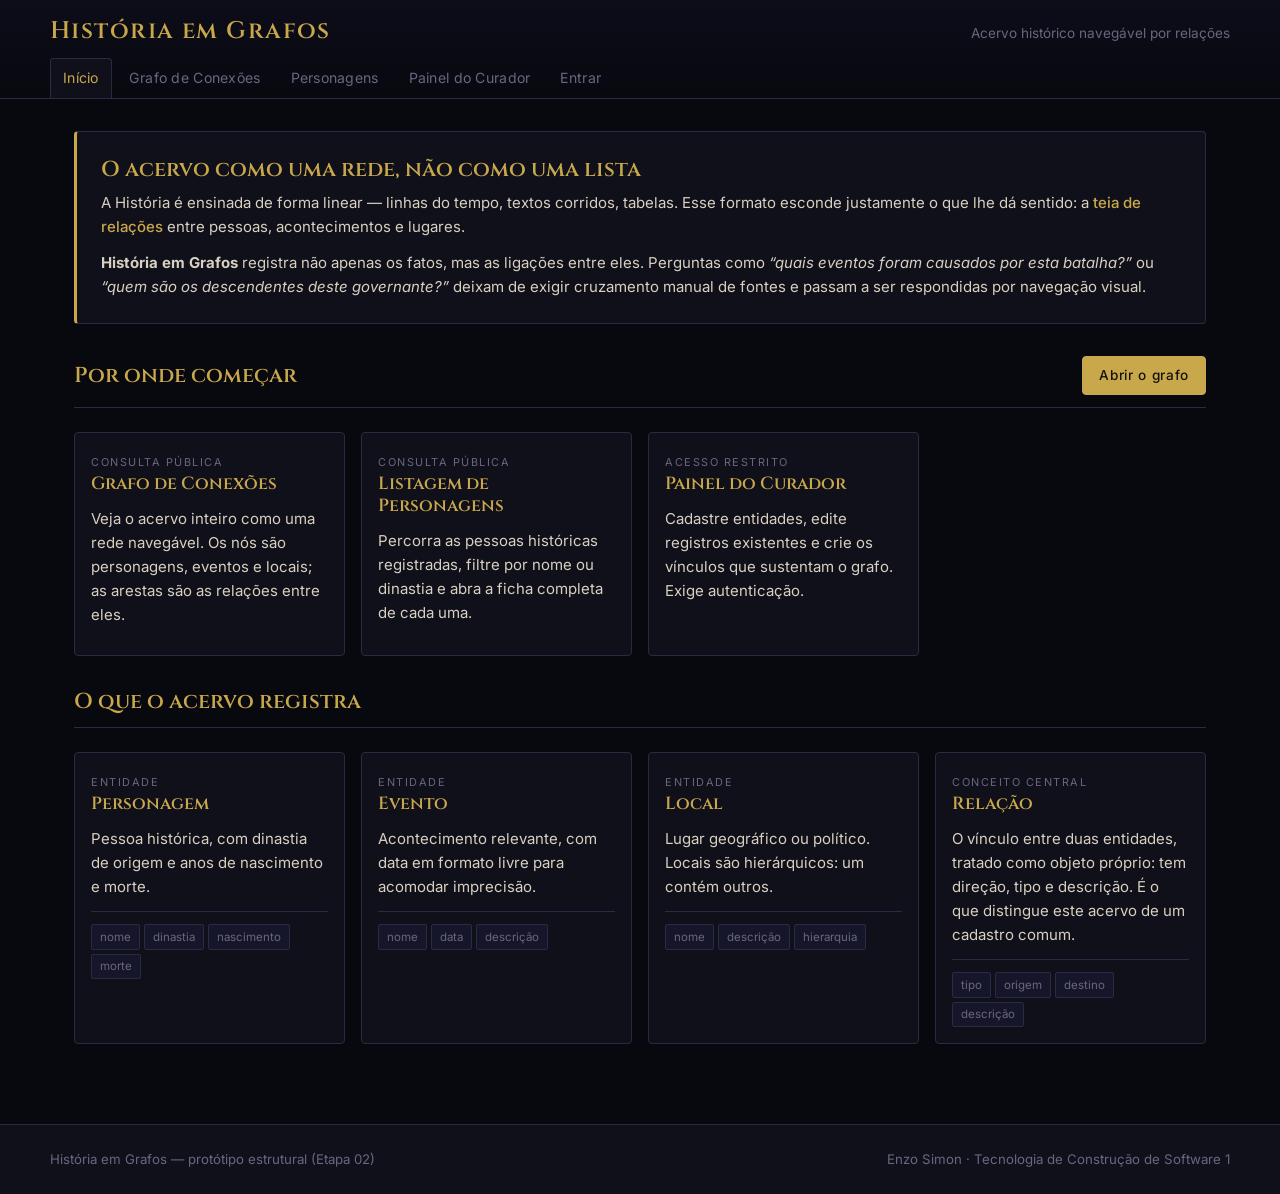
<file: web/index.html>
<!DOCTYPE html>
<html lang="pt-BR">
<head>
  <meta charset="UTF-8">
  <meta name="viewport" content="width=device-width, initial-scale=1.0">
  <title>História em Grafos — Início</title>
  <meta name="description" content="Acervo histórico navegável: personagens, eventos e locais ligados por relações tipadas.">
  <link href="https://fonts.googleapis.com/css2?family=Cinzel:wght@400;600;700&family=Inter:wght@300;400;500&display=swap" rel="stylesheet">
  <link rel="stylesheet" href="assets/css/estilo.css">
</head>
<body>

  <header>
    <div>
      <h1>História em Grafos</h1>
      <p>Acervo histórico navegável por relações</p>
    </div>
    <nav aria-label="Navegação principal">
      <ul>
        <li><a href="index.html" aria-current="page">Início</a></li>
        <li><a href="grafo.html">Grafo de Conexões</a></li>
        <li><a href="personagens.html">Personagens</a></li>
        <li><a href="painel.html">Painel do Curador</a></li>
        <li><a href="login.html">Entrar</a></li>
      </ul>
    </nav>
  </header>

  <main>

    <section class="destaque" aria-labelledby="titulo-apresentacao">
      <h2 id="titulo-apresentacao">O acervo como uma rede, não como uma lista</h2>
      <p>
        A História é ensinada de forma linear — linhas do tempo, textos corridos, tabelas.
        Esse formato esconde justamente o que lhe dá sentido: a <mark>teia de relações</mark>
        entre pessoas, acontecimentos e lugares.
      </p>
      <p>
        <strong>História em Grafos</strong> registra não apenas os fatos, mas as ligações
        entre eles. Perguntas como <em>“quais eventos foram causados por esta batalha?”</em>
        ou <em>“quem são os descendentes deste governante?”</em> deixam de exigir cruzamento
        manual de fontes e passam a ser respondidas por navegação visual.
      </p>
    </section>

    <section aria-labelledby="titulo-inicio">
      <div class="barra">
        <h2 id="titulo-inicio">Por onde começar</h2>
        <a class="botao botao-principal" href="grafo.html">Abrir o grafo</a>
      </div>

      <ul class="grade">
        <li>
          <article>
            <header>
              <span class="etiqueta">Consulta pública</span>
              <h3><a href="grafo.html">Grafo de Conexões</a></h3>
            </header>
            <p>
              Veja o acervo inteiro como uma rede navegável. Os nós são personagens,
              eventos e locais; as arestas são as relações entre eles.
            </p>
          </article>
        </li>
        <li>
          <article>
            <header>
              <span class="etiqueta">Consulta pública</span>
              <h3><a href="personagens.html">Listagem de Personagens</a></h3>
            </header>
            <p>
              Percorra as pessoas históricas registradas, filtre por nome ou dinastia
              e abra a ficha completa de cada uma.
            </p>
          </article>
        </li>
        <li>
          <article>
            <header>
              <span class="etiqueta">Acesso restrito</span>
              <h3><a href="painel.html">Painel do Curador</a></h3>
            </header>
            <p>
              Cadastre entidades, edite registros existentes e crie os vínculos que
              sustentam o grafo. Exige autenticação.
            </p>
          </article>
        </li>
      </ul>
    </section>

    <section aria-labelledby="titulo-dominio">
      <div class="barra">
        <h2 id="titulo-dominio">O que o acervo registra</h2>
      </div>

      <ul class="grade">
        <li>
          <article>
            <header>
              <span class="etiqueta">Entidade</span>
              <h3>Personagem</h3>
            </header>
            <p>Pessoa histórica, com dinastia de origem e anos de nascimento e morte.</p>
            <footer>
              <span class="selo">nome</span>
              <span class="selo">dinastia</span>
              <span class="selo">nascimento</span>
              <span class="selo">morte</span>
            </footer>
          </article>
        </li>
        <li>
          <article>
            <header>
              <span class="etiqueta">Entidade</span>
              <h3>Evento</h3>
            </header>
            <p>Acontecimento relevante, com data em formato livre para acomodar imprecisão.</p>
            <footer>
              <span class="selo">nome</span>
              <span class="selo">data</span>
              <span class="selo">descrição</span>
            </footer>
          </article>
        </li>
        <li>
          <article>
            <header>
              <span class="etiqueta">Entidade</span>
              <h3>Local</h3>
            </header>
            <p>Lugar geográfico ou político. Locais são hierárquicos: um contém outros.</p>
            <footer>
              <span class="selo">nome</span>
              <span class="selo">descrição</span>
              <span class="selo">hierarquia</span>
            </footer>
          </article>
        </li>
        <li>
          <article>
            <header>
              <span class="etiqueta">Conceito central</span>
              <h3>Relação</h3>
            </header>
            <p>
              O vínculo entre duas entidades, tratado como objeto próprio: tem direção,
              tipo e descrição. É o que distingue este acervo de um cadastro comum.
            </p>
            <footer>
              <span class="selo">tipo</span>
              <span class="selo">origem</span>
              <span class="selo">destino</span>
              <span class="selo">descrição</span>
            </footer>
          </article>
        </li>
      </ul>
    </section>

  </main>

  <footer>
    <div>
      <p>História em Grafos — protótipo estrutural (Etapa 02)</p>
      <p>Enzo Simon · Tecnologia de Construção de Software 1</p>
    </div>
  </footer>

</body>
</html>
</file>
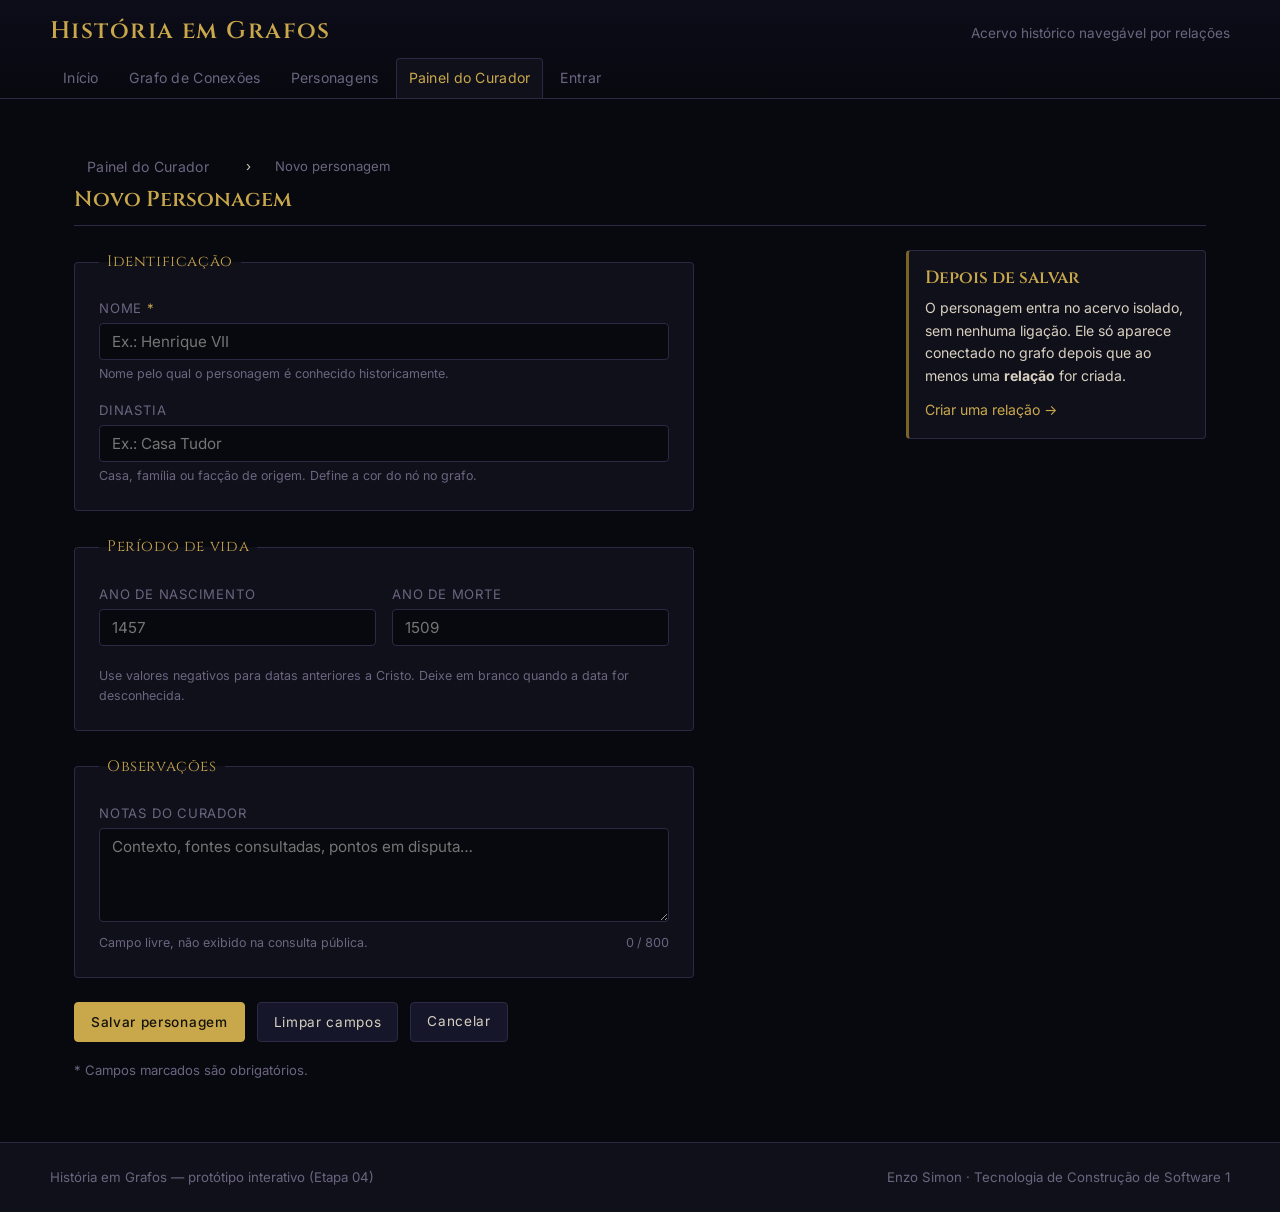
<file: web/cadastro-personagem.html>
<!DOCTYPE html>
<html lang="pt-BR">
<head>
  <meta charset="UTF-8">
  <meta name="viewport" content="width=device-width, initial-scale=1.0">
  <title>História em Grafos — Cadastro de Personagem</title>
  <meta name="description" content="Formulário de cadastro e edição de personagens do acervo histórico.">
  <link href="https://fonts.googleapis.com/css2?family=Cinzel:wght@400;600;700&family=Inter:wght@300;400;500&display=swap" rel="stylesheet">
  <link rel="stylesheet" href="assets/css/estilo.css">
</head>
<body>

  <header>
    <div>
      <h1>História em Grafos</h1>
      <p>Acervo histórico navegável por relações</p>
    </div>
    <nav aria-label="Navegação principal">
      <ul>
        <li><a href="index.html">Início</a></li>
        <li><a href="grafo.html">Grafo de Conexões</a></li>
        <li><a href="personagens.html">Personagens</a></li>
        <li><a href="painel.html" aria-current="page">Painel do Curador</a></li>
        <li><a href="login.html">Entrar</a></li>
      </ul>
    </nav>
  </header>

  <main>

    <nav aria-label="Trilha de navegação">
      <ul class="legenda">
        <li><a href="painel.html">Painel do Curador</a></li>
        <li>›</li>
        <li><small>Novo personagem</small></li>
      </ul>
    </nav>

    <div class="barra">
      <h2>Novo Personagem</h2>
    </div>

    <div class="com-lateral">

      <section aria-labelledby="titulo-form">
        <h3 id="titulo-form" hidden>Dados do personagem</h3>

        <form action="personagens.html" method="post" id="form-personagem" novalidate>

          <div class="status status-erro" id="resumo-erros" role="alert" tabindex="-1" hidden></div>

          <fieldset>
            <legend>Identificação</legend>

            <div class="campo">
              <label for="nome">Nome <span class="obrigatorio" aria-hidden="true">*</span></label>
              <input type="text" id="nome" name="nome" required maxlength="120"
                     placeholder="Ex.: Henrique VII" aria-describedby="ajuda-nome">
              <small class="ajuda" id="ajuda-nome">
                Nome pelo qual o personagem é conhecido historicamente.
              </small>
              <small class="erro" id="erro-nome" hidden></small>
            </div>

            <div class="campo">
              <label for="dinastia">Dinastia</label>
              <input type="text" id="dinastia" name="dinastia" list="dinastias"
                     maxlength="80" placeholder="Ex.: Casa Tudor"
                     aria-describedby="ajuda-dinastia">
              <datalist id="dinastias">
                <option value="Casa Tudor"></option>
                <option value="Casa York"></option>
                <option value="Casa Plantageneta"></option>
                <option value="Casa Stuart"></option>
              </datalist>
              <small class="ajuda" id="ajuda-dinastia">
                Casa, família ou facção de origem. Define a cor do nó no grafo.
              </small>
              <small class="erro" id="erro-dinastia" hidden></small>
            </div>
          </fieldset>

          <fieldset>
            <legend>Período de vida</legend>

            <div class="dupla">
              <div class="campo">
                <label for="ano-nascimento">Ano de nascimento</label>
                <input type="number" id="ano-nascimento" name="anoNascimento"
                       min="-3000" max="2100" step="1" placeholder="1457"
                       aria-describedby="ajuda-anos">
                <small class="erro" id="erro-ano-nascimento" hidden></small>
              </div>

              <div class="campo">
                <label for="ano-morte">Ano de morte</label>
                <input type="number" id="ano-morte" name="anoMorte"
                       min="-3000" max="2100" step="1" placeholder="1509"
                       aria-describedby="ajuda-anos">
                <small class="erro" id="erro-ano-morte" hidden></small>
              </div>
            </div>

            <small class="ajuda" id="ajuda-anos">
              Use valores negativos para datas anteriores a Cristo. Deixe em branco
              quando a data for desconhecida.
            </small>
          </fieldset>

          <fieldset>
            <legend>Observações</legend>

            <div class="campo">
              <label for="notas">Notas do curador</label>
              <textarea id="notas" name="notas" rows="4" maxlength="800"
                        placeholder="Contexto, fontes consultadas, pontos em disputa…"
                        aria-describedby="ajuda-notas"></textarea>
              <small class="ajuda" id="ajuda-notas">
                Campo livre, não exibido na consulta pública.
                <span class="contador" id="contador-notas" aria-live="polite">0 / 800</span>
              </small>
              <small class="erro" id="erro-notas" hidden></small>
            </div>
          </fieldset>

          <div class="acoes">
            <button type="submit">Salvar personagem</button>
            <button type="reset">Limpar campos</button>
            <a class="botao" href="painel.html">Cancelar</a>
          </div>

          <p style="margin-top:1rem">
            <small>
              <span class="obrigatorio" aria-hidden="true">*</span>
              Campos marcados são obrigatórios.
            </small>
          </p>

        </form>
      </section>

      <aside aria-labelledby="titulo-apoio">
        <h3 id="titulo-apoio">Depois de salvar</h3>
        <p>
          O personagem entra no acervo isolado, sem nenhuma ligação. Ele só aparece
          conectado no grafo depois que ao menos uma <strong>relação</strong> for criada.
        </p>
        <p>
          <a href="cadastro-relacao.html">Criar uma relação →</a>
        </p>
      </aside>

    </div>

  </main>

  <footer>
    <div>
      <p>História em Grafos — protótipo interativo (Etapa 04)</p>
      <p>Enzo Simon · Tecnologia de Construção de Software 1</p>
    </div>
  </footer>

  <script src="assets/js/acervo.js"></script>
  <script src="assets/js/cadastro-personagem.js"></script>

</body>
</html>
</file>
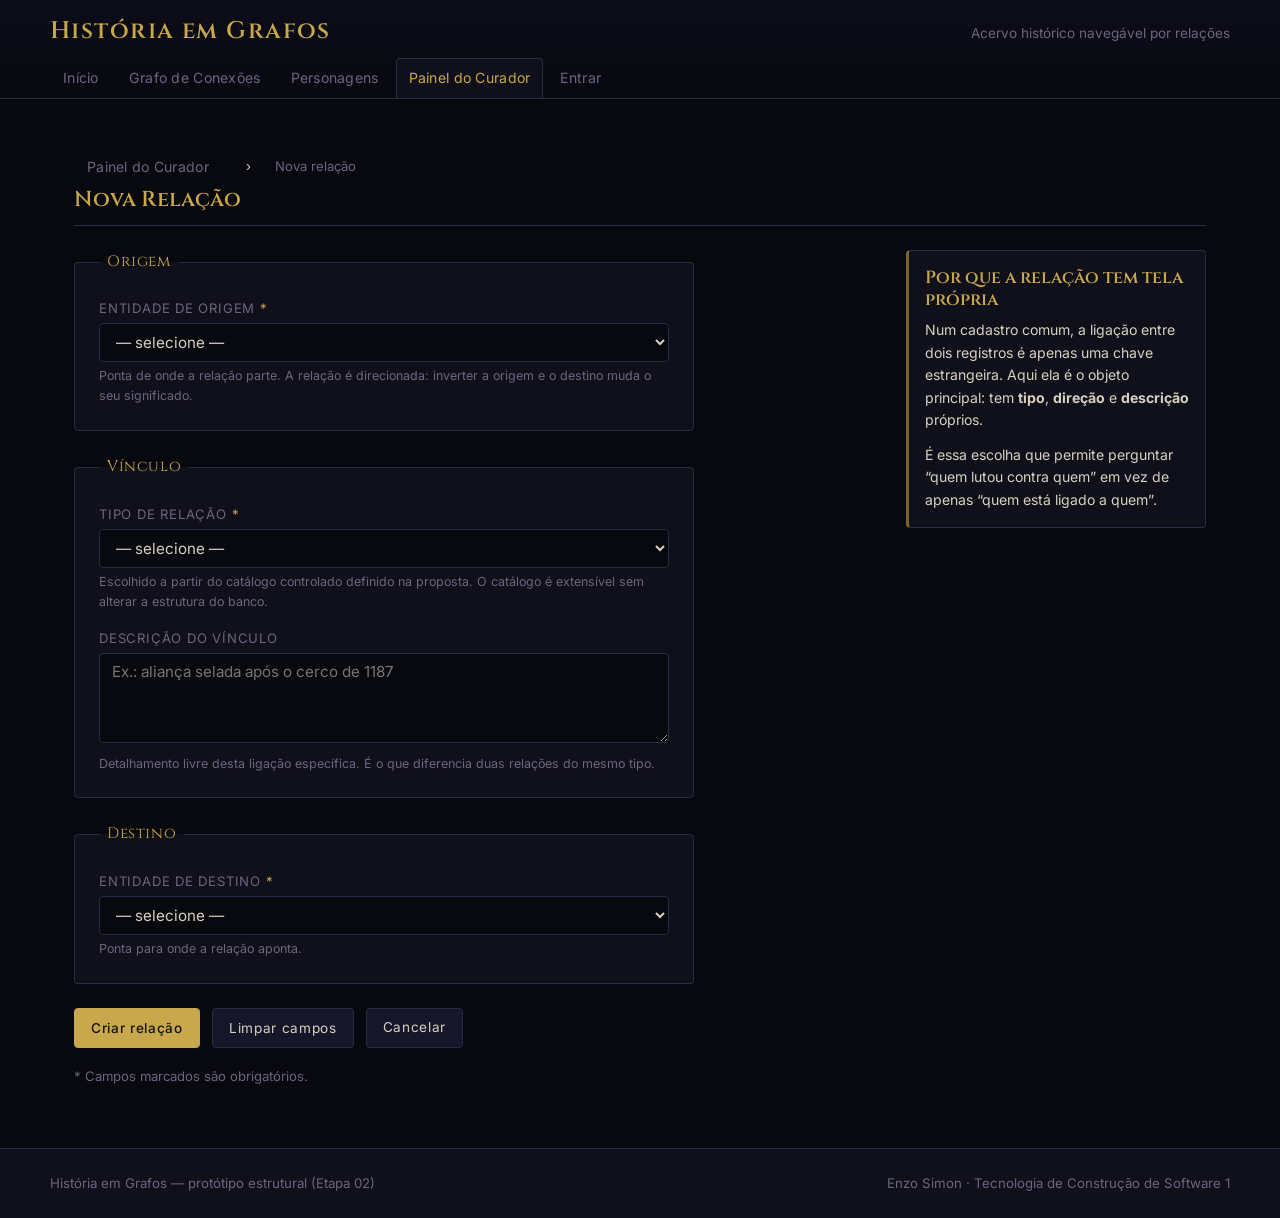
<file: web/cadastro-relacao.html>
<!DOCTYPE html>
<html lang="pt-BR">
<head>
  <meta charset="UTF-8">
  <meta name="viewport" content="width=device-width, initial-scale=1.0">
  <title>História em Grafos — Nova Relação</title>
  <meta name="description" content="Formulário de criação de relação tipada e direcionada entre duas entidades do acervo.">
  <link href="https://fonts.googleapis.com/css2?family=Cinzel:wght@400;600;700&family=Inter:wght@300;400;500&display=swap" rel="stylesheet">
  <link rel="stylesheet" href="assets/css/estilo.css">
</head>
<body>

  <header>
    <div>
      <h1>História em Grafos</h1>
      <p>Acervo histórico navegável por relações</p>
    </div>
    <nav aria-label="Navegação principal">
      <ul>
        <li><a href="index.html">Início</a></li>
        <li><a href="grafo.html">Grafo de Conexões</a></li>
        <li><a href="personagens.html">Personagens</a></li>
        <li><a href="painel.html" aria-current="page">Painel do Curador</a></li>
        <li><a href="login.html">Entrar</a></li>
      </ul>
    </nav>
  </header>

  <main>

    <nav aria-label="Trilha de navegação">
      <ul class="legenda">
        <li><a href="painel.html">Painel do Curador</a></li>
        <li>›</li>
        <li><small>Nova relação</small></li>
      </ul>
    </nav>

    <div class="barra">
      <h2>Nova Relação</h2>
    </div>

    <div class="com-lateral">

      <section aria-labelledby="titulo-form">
        <h3 id="titulo-form" hidden>Dados da relação</h3>

        <form action="grafo.html" method="post">

          <fieldset>
            <legend>Origem</legend>

            <div class="campo">
              <label for="origem">Entidade de origem <span class="obrigatorio" aria-hidden="true">*</span></label>
              <select id="origem" name="origem" required aria-describedby="ajuda-origem">
                <option value="">— selecione —</option>
                <optgroup label="Personagens">
                  <option value="PER-0001">Henrique VII</option>
                  <option value="PER-0002">Henrique VIII</option>
                  <option value="PER-0003">Elizabeth I</option>
                  <option value="PER-0004">Ricardo III</option>
                  <option value="PER-0005">Eduardo IV</option>
                  <option value="PER-0006">Maria, Rainha dos Escoceses</option>
                </optgroup>
                <optgroup label="Eventos">
                  <option value="EVE-0001">Batalha de Bosworth</option>
                </optgroup>
                <optgroup label="Locais">
                  <option value="LOC-0001">Inglaterra</option>
                  <option value="LOC-0002">York</option>
                  <option value="LOC-0003">Escócia</option>
                </optgroup>
              </select>
              <small class="ajuda" id="ajuda-origem">
                Ponta de onde a relação parte. A relação é direcionada: inverter a
                origem e o destino muda o seu significado.
              </small>
            </div>
          </fieldset>

          <fieldset>
            <legend>Vínculo</legend>

            <div class="campo">
              <label for="tipo">Tipo de relação <span class="obrigatorio" aria-hidden="true">*</span></label>
              <select id="tipo" name="tipo" required aria-describedby="ajuda-tipo">
                <option value="">— selecione —</option>
                <optgroup label="Personagem → Personagem">
                  <option value="PAI_DE">PAI_DE</option>
                  <option value="LUTOU_CONTRA">LUTOU_CONTRA</option>
                  <option value="ALIOU_SE_COM">ALIOU_SE_COM</option>
                  <option value="GOVERNOU">GOVERNOU</option>
                </optgroup>
                <optgroup label="Evento → Evento">
                  <option value="CAUSOU">CAUSOU</option>
                  <option value="PRECEDEU">PRECEDEU</option>
                  <option value="INSPIROU">INSPIROU</option>
                  <option value="REVERTEU">REVERTEU</option>
                </optgroup>
                <optgroup label="Personagem → Local">
                  <option value="NASCEU_EM">NASCEU_EM</option>
                  <option value="MORREU_EM">MORREU_EM</option>
                  <option value="VIVEU_EM">VIVEU_EM</option>
                </optgroup>
                <optgroup label="Outras ligações">
                  <option value="PARTICIPOU_DA">PARTICIPOU_DA (Personagem → Evento)</option>
                  <option value="HOUVE_A">HOUVE_A (Local → Evento)</option>
                  <option value="CONTEM">CONTEM (Local → Local)</option>
                </optgroup>
              </select>
              <small class="ajuda" id="ajuda-tipo">
                Escolhido a partir do catálogo controlado definido na proposta.
                O catálogo é extensível sem alterar a estrutura do banco.
              </small>
            </div>

            <div class="campo">
              <label for="descricao">Descrição do vínculo</label>
              <textarea id="descricao" name="descricao" rows="3" maxlength="400"
                        placeholder="Ex.: aliança selada após o cerco de 1187"
                        aria-describedby="ajuda-descricao"></textarea>
              <small class="ajuda" id="ajuda-descricao">
                Detalhamento livre desta ligação específica. É o que diferencia duas
                relações do mesmo tipo.
              </small>
            </div>
          </fieldset>

          <fieldset>
            <legend>Destino</legend>

            <div class="campo">
              <label for="destino">Entidade de destino <span class="obrigatorio" aria-hidden="true">*</span></label>
              <select id="destino" name="destino" required aria-describedby="ajuda-destino">
                <option value="">— selecione —</option>
                <optgroup label="Personagens">
                  <option value="PER-0001">Henrique VII</option>
                  <option value="PER-0002">Henrique VIII</option>
                  <option value="PER-0003">Elizabeth I</option>
                  <option value="PER-0004">Ricardo III</option>
                  <option value="PER-0005">Eduardo IV</option>
                  <option value="PER-0006">Maria, Rainha dos Escoceses</option>
                </optgroup>
                <optgroup label="Eventos">
                  <option value="EVE-0001">Batalha de Bosworth</option>
                </optgroup>
                <optgroup label="Locais">
                  <option value="LOC-0001">Inglaterra</option>
                  <option value="LOC-0002">York</option>
                  <option value="LOC-0003">Escócia</option>
                </optgroup>
              </select>
              <small class="ajuda" id="ajuda-destino">
                Ponta para onde a relação aponta.
              </small>
            </div>
          </fieldset>

          <div class="acoes">
            <button type="submit">Criar relação</button>
            <button type="reset">Limpar campos</button>
            <a class="botao" href="painel.html">Cancelar</a>
          </div>

          <p style="margin-top:1rem">
            <small>
              <span class="obrigatorio" aria-hidden="true">*</span>
              Campos marcados são obrigatórios.
            </small>
          </p>

        </form>
      </section>

      <aside aria-labelledby="titulo-apoio">
        <h3 id="titulo-apoio">Por que a relação tem tela própria</h3>
        <p>
          Num cadastro comum, a ligação entre dois registros é apenas uma chave
          estrangeira. Aqui ela é o objeto principal: tem <strong>tipo</strong>,
          <strong>direção</strong> e <strong>descrição</strong> próprios.
        </p>
        <p>
          É essa escolha que permite perguntar “quem lutou contra quem” em vez de
          apenas “quem está ligado a quem”.
        </p>
      </aside>

    </div>

  </main>

  <footer>
    <div>
      <p>História em Grafos — protótipo estrutural (Etapa 02)</p>
      <p>Enzo Simon · Tecnologia de Construção de Software 1</p>
    </div>
  </footer>

</body>
</html>
</file>
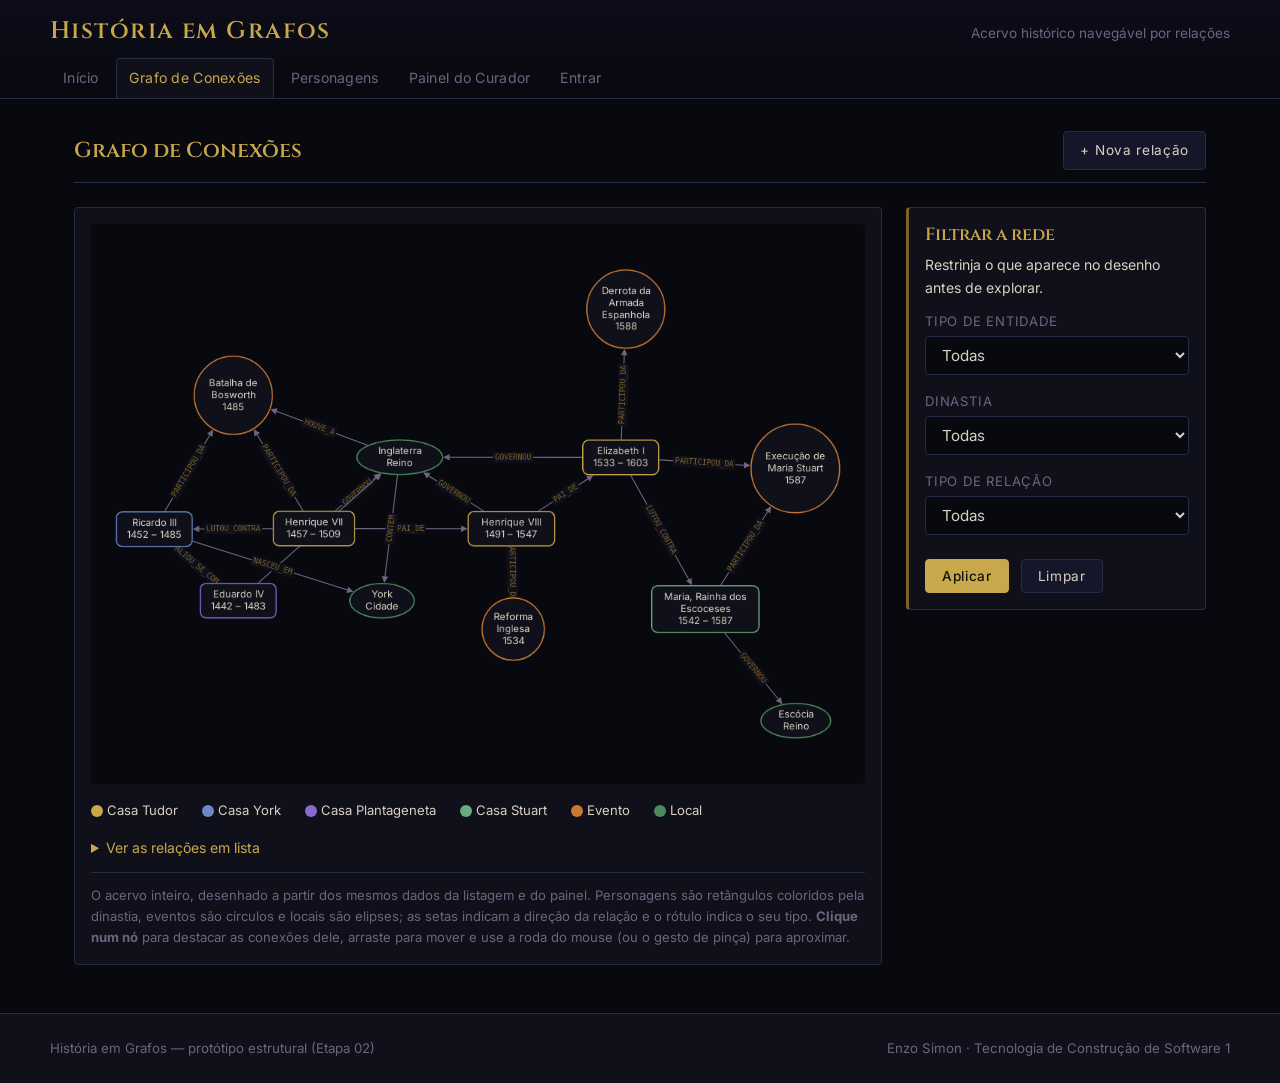
<file: web/grafo.html>
<!DOCTYPE html>
<html lang="pt-BR">
<head>
  <meta charset="UTF-8">
  <meta name="viewport" content="width=device-width, initial-scale=1.0">
  <title>História em Grafos — Grafo de Conexões</title>
  <meta name="description" content="Visualização do acervo como rede: nós de personagens, eventos e locais ligados por relações tipadas.">
  <link href="https://fonts.googleapis.com/css2?family=Cinzel:wght@400;600;700&family=Inter:wght@300;400;500&display=swap" rel="stylesheet">
  <link rel="stylesheet" href="assets/css/estilo.css">
</head>
<body>

  <header>
    <div>
      <h1>História em Grafos</h1>
      <p>Acervo histórico navegável por relações</p>
    </div>
    <nav aria-label="Navegação principal">
      <ul>
        <li><a href="index.html">Início</a></li>
        <li><a href="grafo.html" aria-current="page">Grafo de Conexões</a></li>
        <li><a href="personagens.html">Personagens</a></li>
        <li><a href="painel.html">Painel do Curador</a></li>
        <li><a href="login.html">Entrar</a></li>
      </ul>
    </nav>
  </header>

  <main>

    <div class="barra">
      <h2>Grafo de Conexões</h2>
      <a class="botao" href="cadastro-relacao.html">+ Nova relação</a>
    </div>

    <div class="com-lateral">

      <section aria-labelledby="titulo-rede">
        <h3 id="titulo-rede" hidden>Rede de entidades</h3>

        <figure>
          <!-- Preenchido por assets/js/grafo.js com a biblioteca Cytoscape.js,
               que desenha em <canvas>. A mesma rede, em texto, está no
               <details> abaixo. -->
          <div class="grafo" id="grafo" role="img"
               aria-label="Rede de conexões do acervo. A lista das relações em texto vem logo abaixo do desenho."></div>

          <noscript>
            <p class="status status-aviso">
              O grafo é desenhado por JavaScript. Ative o JavaScript do navegador para ver
              a rede do acervo.
            </p>
          </noscript>

          <ul class="legenda">
            <li><span class="amostra" data-dinastia="Casa Tudor"></span> Casa Tudor</li>
            <li><span class="amostra" data-dinastia="Casa York"></span> Casa York</li>
            <li><span class="amostra" data-dinastia="Casa Plantageneta"></span> Casa Plantageneta</li>
            <li><span class="amostra" data-dinastia="Casa Stuart"></span> Casa Stuart</li>
            <li><span class="amostra amostra-evento"></span> Evento</li>
            <li><span class="amostra amostra-local"></span> Local</li>
          </ul>

          <details class="grafo-texto">
            <summary>Ver as relações em lista</summary>
            <ul class="conexoes" id="grafo-lista"></ul>
          </details>

          <figcaption>
            O acervo inteiro, desenhado a partir dos mesmos dados da listagem e do painel.
            Personagens são retângulos coloridos pela dinastia, eventos são círculos e locais
            são elipses; as setas indicam a direção da relação e o rótulo indica o seu tipo.
            <strong>Clique num nó</strong> para destacar as conexões dele, arraste para
            mover e use a roda do mouse (ou o gesto de pinça) para aproximar.
          </figcaption>
        </figure>
      </section>

      <aside aria-labelledby="titulo-filtros">
        <h3 id="titulo-filtros">Filtrar a rede</h3>
        <p>Restrinja o que aparece no desenho antes de explorar.</p>

        <form action="grafo.html" method="get">
          <div class="campo">
            <label for="filtro-tipo">Tipo de entidade</label>
            <select id="filtro-tipo" name="tipo">
              <option value="">Todas</option>
              <option value="personagem">Personagem</option>
              <option value="evento">Evento</option>
              <option value="local">Local</option>
            </select>
          </div>

          <div class="campo">
            <label for="filtro-dinastia">Dinastia</label>
            <select id="filtro-dinastia" name="dinastia">
              <option value="">Todas</option>
              <option value="tudor">Casa Tudor</option>
              <option value="york">Casa York</option>
              <option value="plantageneta">Casa Plantageneta</option>
              <option value="stuart">Casa Stuart</option>
            </select>
          </div>

          <div class="campo">
            <label for="filtro-relacao">Tipo de relação</label>
            <select id="filtro-relacao" name="relacao">
              <option value="">Todas</option>
              <option value="PAI_DE">PAI_DE</option>
              <option value="LUTOU_CONTRA">LUTOU_CONTRA</option>
              <option value="ALIOU_SE_COM">ALIOU_SE_COM</option>
              <option value="GOVERNOU">GOVERNOU</option>
              <option value="PARTICIPOU_DA">PARTICIPOU_DA</option>
              <option value="HOUVE_A">HOUVE_A</option>
            </select>
          </div>

          <div class="acoes">
            <button type="submit">Aplicar</button>
            <button type="reset">Limpar</button>
          </div>
        </form>
      </aside>

    </div>

  </main>

  <footer>
    <div>
      <p>História em Grafos — protótipo estrutural (Etapa 02)</p>
      <p>Enzo Simon · Tecnologia de Construção de Software 1</p>
    </div>
  </footer>

  <script src="assets/js/vendor/cytoscape.min.js"></script>
  <script src="assets/js/acervo.js"></script>
  <script src="assets/js/grafo.js"></script>

</body>
</html>
</file>
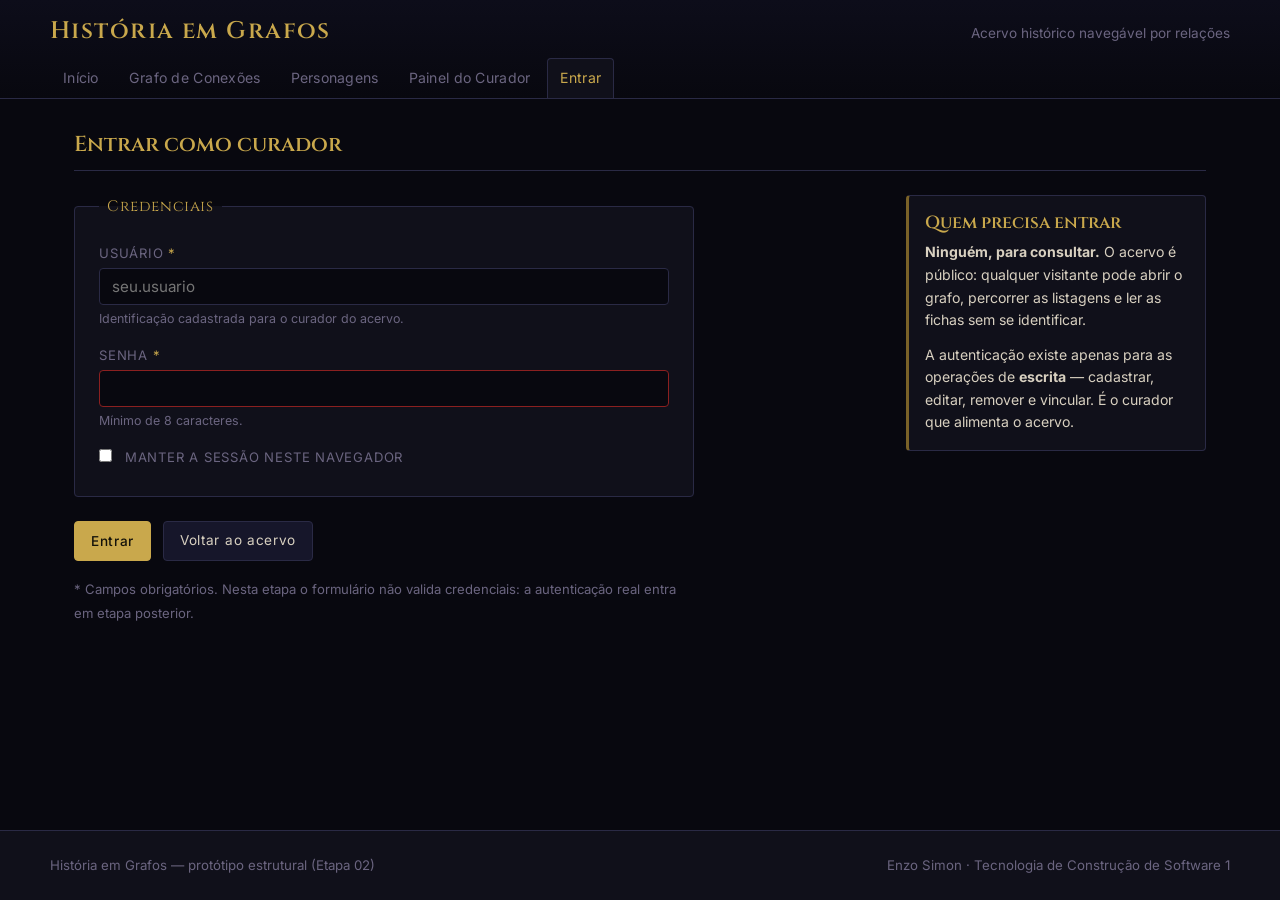
<file: web/login.html>
<!DOCTYPE html>
<html lang="pt-BR">
<head>
  <meta charset="UTF-8">
  <meta name="viewport" content="width=device-width, initial-scale=1.0">
  <title>História em Grafos — Entrar</title>
  <meta name="description" content="Autenticação do curador para as operações de escrita no acervo.">
  <link href="https://fonts.googleapis.com/css2?family=Cinzel:wght@400;600;700&family=Inter:wght@300;400;500&display=swap" rel="stylesheet">
  <link rel="stylesheet" href="assets/css/estilo.css">
</head>
<body>

  <header>
    <div>
      <h1>História em Grafos</h1>
      <p>Acervo histórico navegável por relações</p>
    </div>
    <nav aria-label="Navegação principal">
      <ul>
        <li><a href="index.html">Início</a></li>
        <li><a href="grafo.html">Grafo de Conexões</a></li>
        <li><a href="personagens.html">Personagens</a></li>
        <li><a href="painel.html">Painel do Curador</a></li>
        <li><a href="login.html" aria-current="page">Entrar</a></li>
      </ul>
    </nav>
  </header>

  <main>

    <div class="barra">
      <h2>Entrar como curador</h2>
    </div>

    <div class="com-lateral">

      <section aria-labelledby="titulo-form">
        <h3 id="titulo-form" hidden>Credenciais</h3>

        <form action="painel.html" method="post">

          <fieldset>
            <legend>Credenciais</legend>

            <div class="campo">
              <label for="usuario">Usuário <span class="obrigatorio" aria-hidden="true">*</span></label>
              <input type="text" id="usuario" name="usuario" required
                     autocomplete="username" placeholder="seu.usuario"
                     aria-describedby="ajuda-usuario">
              <small class="ajuda" id="ajuda-usuario">
                Identificação cadastrada para o curador do acervo.
              </small>
            </div>

            <div class="campo">
              <label for="senha">Senha <span class="obrigatorio" aria-hidden="true">*</span></label>
              <input type="password" id="senha" name="senha" required
                     autocomplete="current-password" minlength="8"
                     aria-describedby="ajuda-senha">
              <small class="ajuda" id="ajuda-senha">
                Mínimo de 8 caracteres.
              </small>
            </div>

            <div class="campo">
              <label for="manter">
                <input type="checkbox" id="manter" name="manter"
                       style="width:auto; margin-right:0.5rem">
                Manter a sessão neste navegador
              </label>
            </div>
          </fieldset>

          <div class="acoes">
            <button type="submit">Entrar</button>
            <a class="botao" href="index.html">Voltar ao acervo</a>
          </div>

          <p style="margin-top:1rem">
            <small>
              <span class="obrigatorio" aria-hidden="true">*</span>
              Campos obrigatórios. Nesta etapa o formulário não valida credenciais:
              a autenticação real entra em etapa posterior.
            </small>
          </p>

        </form>
      </section>

      <aside aria-labelledby="titulo-acesso">
        <h3 id="titulo-acesso">Quem precisa entrar</h3>
        <p>
          <strong>Ninguém, para consultar.</strong> O acervo é público: qualquer visitante
          pode abrir o grafo, percorrer as listagens e ler as fichas sem se identificar.
        </p>
        <p>
          A autenticação existe apenas para as operações de <strong>escrita</strong> —
          cadastrar, editar, remover e vincular. É o curador que alimenta o acervo.
        </p>
      </aside>

    </div>

  </main>

  <footer>
    <div>
      <p>História em Grafos — protótipo estrutural (Etapa 02)</p>
      <p>Enzo Simon · Tecnologia de Construção de Software 1</p>
    </div>
  </footer>

</body>
</html>
</file>
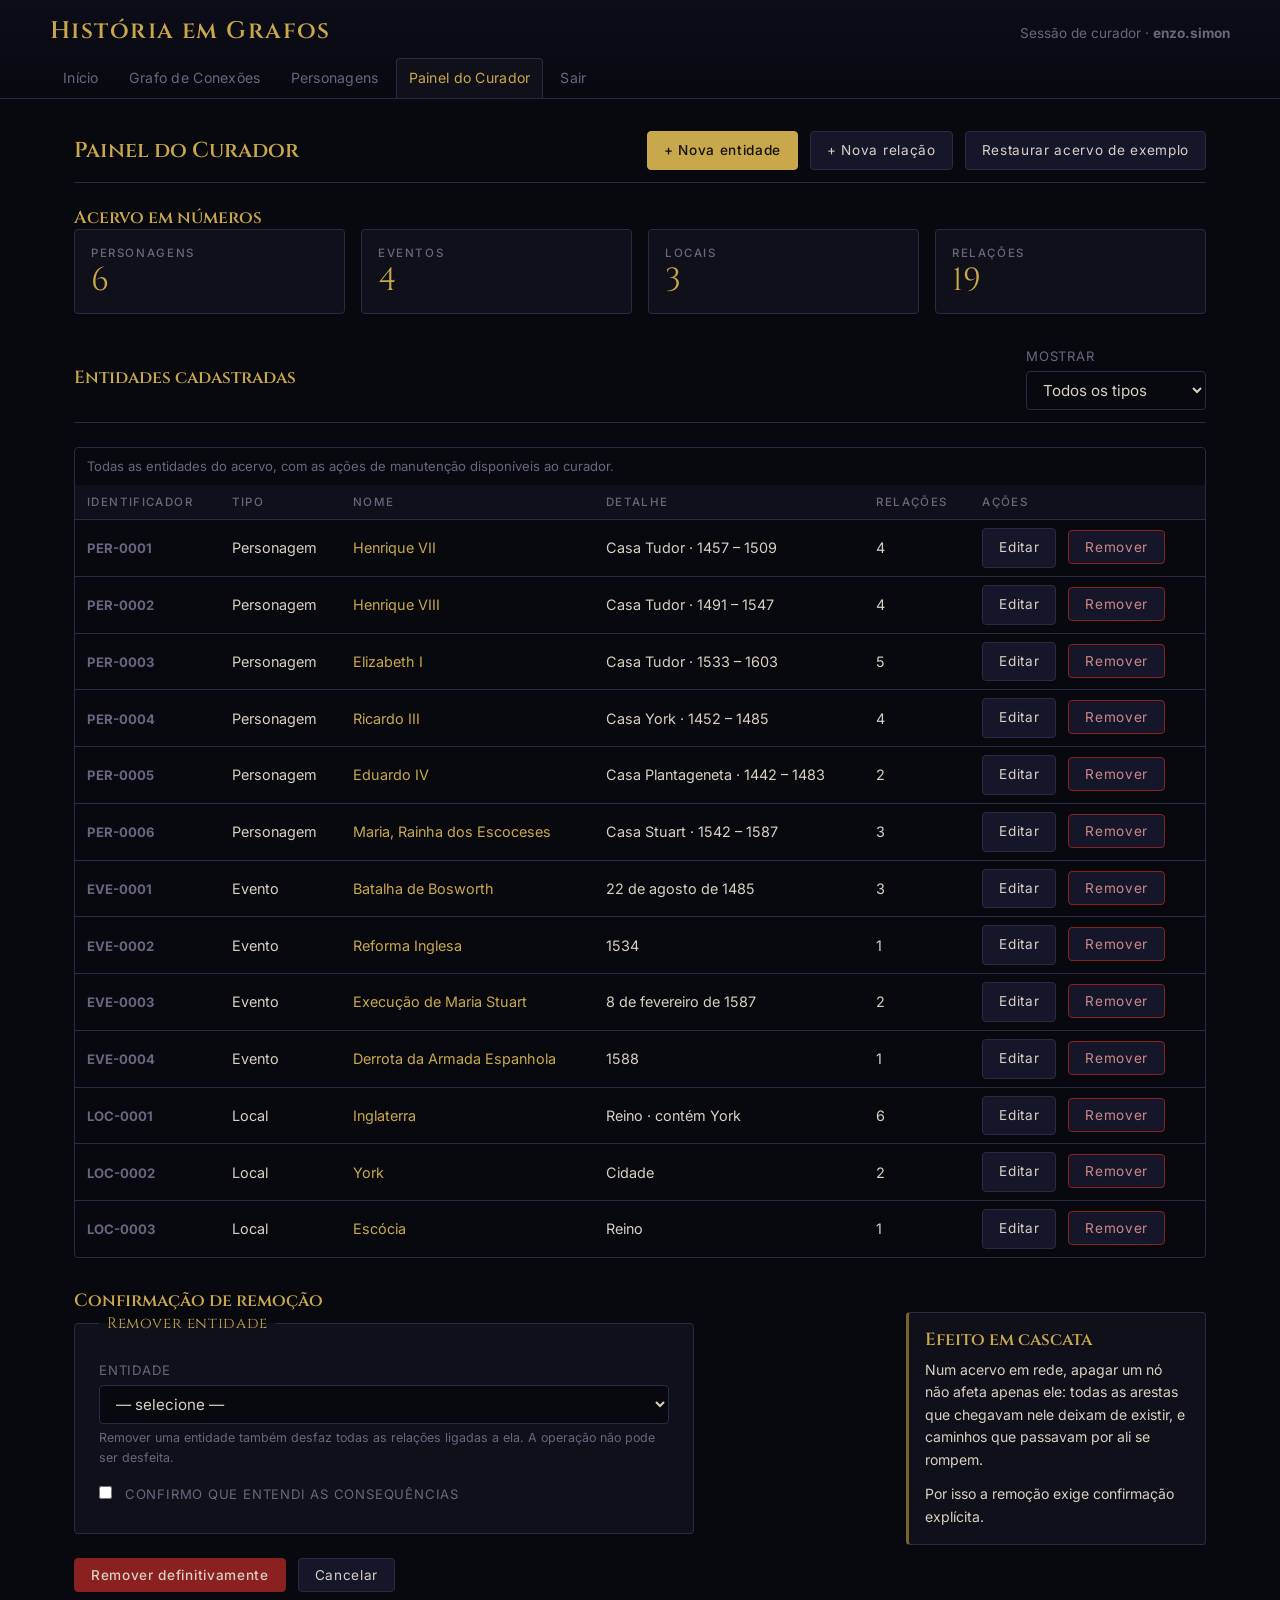
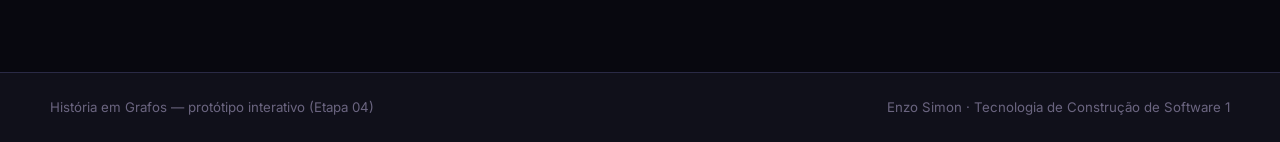
<file: web/painel.html>
<!DOCTYPE html>
<html lang="pt-BR">
<head>
  <meta charset="UTF-8">
  <meta name="viewport" content="width=device-width, initial-scale=1.0">
  <title>História em Grafos — Painel do Curador</title>
  <meta name="description" content="Painel administrativo: contagens do acervo, manutenção de entidades e criação de vínculos.">
  <link href="https://fonts.googleapis.com/css2?family=Cinzel:wght@400;600;700&family=Inter:wght@300;400;500&display=swap" rel="stylesheet">
  <link rel="stylesheet" href="assets/css/estilo.css">
</head>
<body>

  <header>
    <div>
      <h1>História em Grafos</h1>
      <p>Sessão de curador · <strong>enzo.simon</strong></p>
    </div>
    <nav aria-label="Navegação principal">
      <ul>
        <li><a href="index.html">Início</a></li>
        <li><a href="grafo.html">Grafo de Conexões</a></li>
        <li><a href="personagens.html">Personagens</a></li>
        <li><a href="painel.html" aria-current="page">Painel do Curador</a></li>
        <li><a href="login.html">Sair</a></li>
      </ul>
    </nav>
  </header>

  <main>

    <div class="barra">
      <h2>Painel do Curador</h2>
      <div class="acoes" style="margin-top:0">
        <a class="botao botao-principal" href="cadastro-personagem.html">+ Nova entidade</a>
        <a class="botao" href="cadastro-relacao.html">+ Nova relação</a>
        <button type="button" id="restaurar-acervo">Restaurar acervo de exemplo</button>
      </div>
    </div>

    <p class="status" id="status-painel" role="status" hidden></p>

    <section aria-labelledby="titulo-indicadores">
      <h3 id="titulo-indicadores">Acervo em números</h3>

      <ul class="indicadores" id="indicadores">
        <li><article><h3>Personagens</h3><p data-contagem="personagens">—</p></article></li>
        <li><article><h3>Eventos</h3><p data-contagem="eventos">—</p></article></li>
        <li><article><h3>Locais</h3><p data-contagem="locais">—</p></article></li>
        <li><article><h3>Relações</h3><p data-contagem="relacoes">—</p></article></li>
      </ul>
    </section>

    <section aria-labelledby="titulo-entidades">
      <div class="barra">
        <h3 id="titulo-entidades">Entidades cadastradas</h3>
        <div class="campo filtro-tipo">
          <label for="filtro-tipo">Mostrar</label>
          <select id="filtro-tipo">
            <option value="">Todos os tipos</option>
            <option value="Personagem">Personagens</option>
            <option value="Evento">Eventos</option>
            <option value="Local">Locais</option>
          </select>
        </div>
      </div>

      <div class="rolagem">
        <table>
          <caption>
            Todas as entidades do acervo, com as ações de manutenção disponíveis ao curador.
          </caption>
          <thead>
            <tr>
              <th scope="col">Identificador</th>
              <th scope="col">Tipo</th>
              <th scope="col">Nome</th>
              <th scope="col">Detalhe</th>
              <th scope="col">Relações</th>
              <th scope="col">Ações</th>
            </tr>
          </thead>
          <tbody id="tabela-entidades"></tbody>
        </table>
      </div>
    </section>

    <section aria-labelledby="titulo-remocao">
      <h3 id="titulo-remocao">Confirmação de remoção</h3>

      <div class="com-lateral">
        <form action="painel.html" method="post" id="form-remocao" novalidate>
          <fieldset>
            <legend>Remover entidade</legend>

            <div class="campo">
              <label for="entidade-remover">Entidade</label>
              <select id="entidade-remover" name="entidade" required
                      aria-describedby="ajuda-remover">
                <option value="">— selecione —</option>
              </select>
              <small class="ajuda" id="ajuda-remover">
                Remover uma entidade também desfaz todas as relações ligadas a ela.
                A operação não pode ser desfeita.
              </small>
              <small class="ajuda" id="impacto-remocao" aria-live="polite"></small>
              <small class="erro" id="erro-entidade" hidden></small>
            </div>

            <div class="campo">
              <label for="confirmar">
                <input type="checkbox" id="confirmar" name="confirmar" required
                       style="width:auto; margin-right:0.5rem">
                Confirmo que entendi as consequências
              </label>
              <small class="erro" id="erro-confirmar" hidden></small>
            </div>
          </fieldset>

          <div class="acoes">
            <button type="submit" class="botao-perigo">Remover definitivamente</button>
            <button type="reset">Cancelar</button>
          </div>
        </form>

        <aside aria-labelledby="titulo-aviso">
          <h3 id="titulo-aviso">Efeito em cascata</h3>
          <p>
            Num acervo em rede, apagar um nó não afeta apenas ele: todas as arestas que
            chegavam nele deixam de existir, e caminhos que passavam por ali se rompem.
          </p>
          <p>Por isso a remoção exige confirmação explícita.</p>
        </aside>
      </div>
    </section>

  </main>

  <dialog id="modal-remocao" aria-labelledby="modal-titulo" aria-describedby="modal-texto">
    <form method="dialog">
      <h3 id="modal-titulo">Remover entidade?</h3>
      <p id="modal-texto"></p>
      <ul class="conexoes" id="modal-relacoes"></ul>
      <p><small>A operação não pode ser desfeita.</small></p>
      <div class="acoes">
        <button type="submit" value="confirmar" class="botao-perigo">Remover definitivamente</button>
        <button type="button" id="modal-cancelar" autofocus>Cancelar</button>
      </div>
    </form>
  </dialog>

  <footer>
    <div>
      <p>História em Grafos — protótipo interativo (Etapa 04)</p>
      <p>Enzo Simon · Tecnologia de Construção de Software 1</p>
    </div>
  </footer>

  <script src="assets/js/acervo.js"></script>
  <script src="assets/js/painel.js"></script>

</body>
</html>
</file>
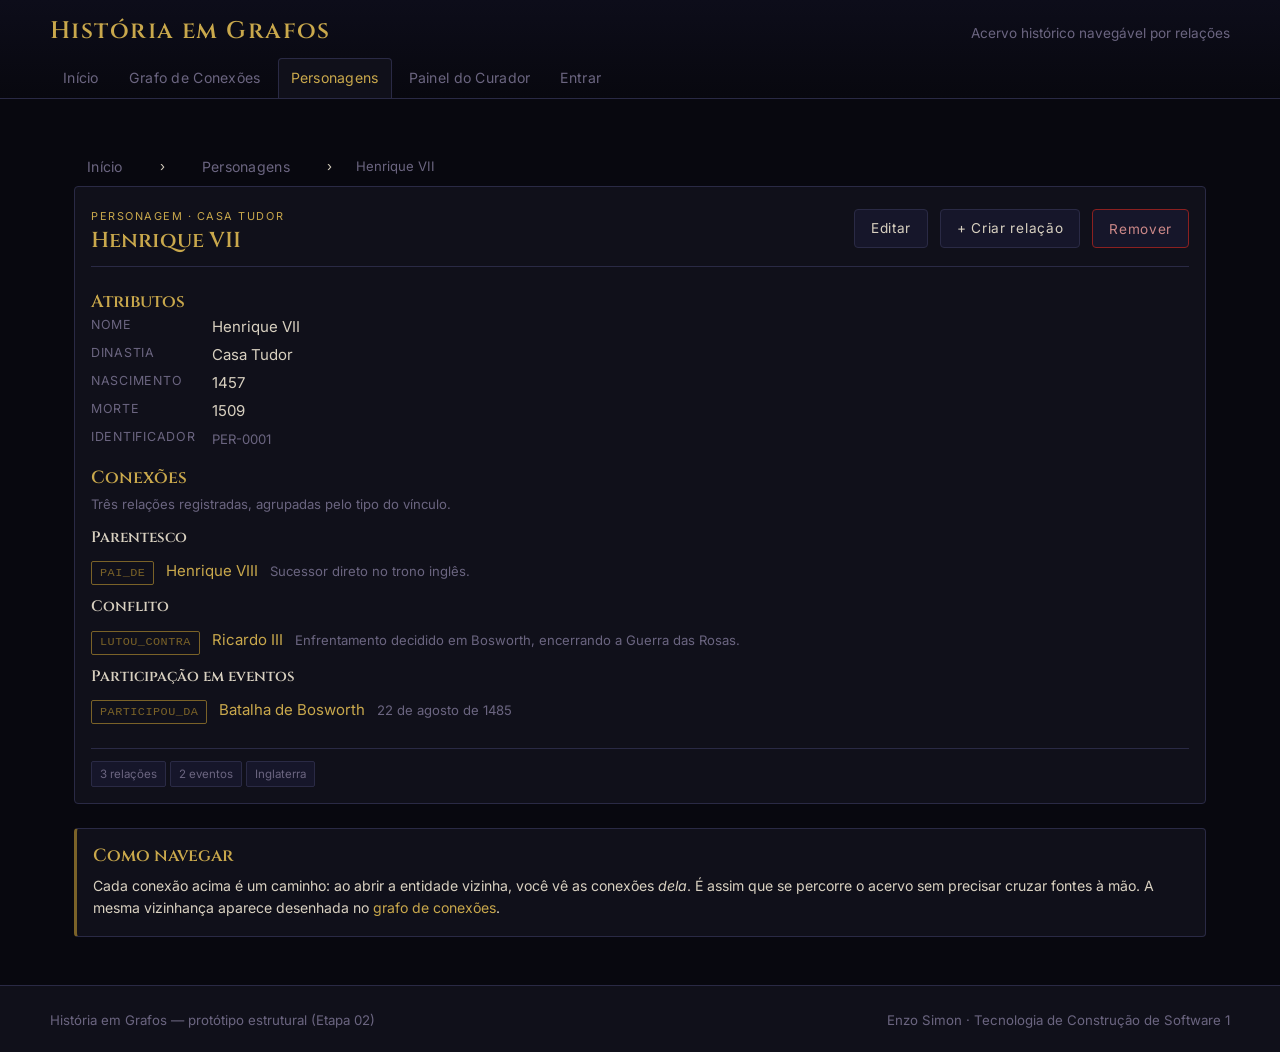
<file: web/personagem.html>
<!DOCTYPE html>
<html lang="pt-BR">
<head>
  <meta charset="UTF-8">
  <meta name="viewport" content="width=device-width, initial-scale=1.0">
  <title>História em Grafos — Henrique VII</title>
  <meta name="description" content="Ficha completa de Henrique VII: atributos e todas as conexões registradas no acervo.">
  <link href="https://fonts.googleapis.com/css2?family=Cinzel:wght@400;600;700&family=Inter:wght@300;400;500&display=swap" rel="stylesheet">
  <link rel="stylesheet" href="assets/css/estilo.css">
</head>
<body>

  <header>
    <div>
      <h1>História em Grafos</h1>
      <p>Acervo histórico navegável por relações</p>
    </div>
    <nav aria-label="Navegação principal">
      <ul>
        <li><a href="index.html">Início</a></li>
        <li><a href="grafo.html">Grafo de Conexões</a></li>
        <li><a href="personagens.html" aria-current="page">Personagens</a></li>
        <li><a href="painel.html">Painel do Curador</a></li>
        <li><a href="login.html">Entrar</a></li>
      </ul>
    </nav>
  </header>

  <main>

    <nav aria-label="Trilha de navegação">
      <ul class="legenda">
        <li><a href="index.html">Início</a></li>
        <li>›</li>
        <li><a href="personagens.html">Personagens</a></li>
        <li>›</li>
        <li><small>Henrique VII</small></li>
      </ul>
    </nav>

    <article class="ficha">

      <header class="barra">
        <div>
          <span class="etiqueta" data-dinastia="Casa Tudor">Personagem · Casa Tudor</span>
          <h2>Henrique VII</h2>
        </div>
        <div class="acoes" style="margin-top:0">
          <a class="botao" href="cadastro-personagem.html">Editar</a>
          <a class="botao" href="cadastro-relacao.html">+ Criar relação</a>
          <button type="button" class="botao-perigo">Remover</button>
        </div>
      </header>

      <section aria-labelledby="titulo-atributos">
        <h3 id="titulo-atributos">Atributos</h3>
        <dl class="atributos">
          <dt>Nome</dt>
          <dd>Henrique VII</dd>

          <dt>Dinastia</dt>
          <dd>Casa Tudor</dd>

          <dt>Nascimento</dt>
          <dd><time datetime="1457">1457</time></dd>

          <dt>Morte</dt>
          <dd><time datetime="1509">1509</time></dd>

          <dt>Identificador</dt>
          <dd><small>PER-0001</small></dd>
        </dl>
      </section>

      <section aria-labelledby="titulo-conexoes">
        <h3 id="titulo-conexoes">Conexões</h3>
        <p><small>Três relações registradas, agrupadas pelo tipo do vínculo.</small></p>

        <section aria-labelledby="grupo-parentesco">
          <h4 id="grupo-parentesco">Parentesco</h4>
          <ul class="conexoes">
            <li>
              <span class="tipo-relacao">PAI_DE</span>
              <a href="personagem.html">Henrique VIII</a>
              <small>Sucessor direto no trono inglês.</small>
            </li>
          </ul>
        </section>

        <section aria-labelledby="grupo-conflito">
          <h4 id="grupo-conflito">Conflito</h4>
          <ul class="conexoes">
            <li>
              <span class="tipo-relacao">LUTOU_CONTRA</span>
              <a href="personagem.html">Ricardo III</a>
              <small>Enfrentamento decidido em Bosworth, encerrando a Guerra das Rosas.</small>
            </li>
          </ul>
        </section>

        <section aria-labelledby="grupo-eventos">
          <h4 id="grupo-eventos">Participação em eventos</h4>
          <ul class="conexoes">
            <li>
              <span class="tipo-relacao">PARTICIPOU_DA</span>
              <a href="grafo.html">Batalha de Bosworth</a>
              <small><time datetime="1485-08-22">22 de agosto de 1485</time></small>
            </li>
          </ul>
        </section>
      </section>

      <footer>
        <span class="selo">3 relações</span>
        <span class="selo">2 eventos</span>
        <span class="selo">Inglaterra</span>
      </footer>

    </article>

    <aside style="margin-top:1.5rem">
      <h3>Como navegar</h3>
      <p>
        Cada conexão acima é um caminho: ao abrir a entidade vizinha, você vê as conexões
        <em>dela</em>. É assim que se percorre o acervo sem precisar cruzar fontes à mão.
        A mesma vizinhança aparece desenhada no <a href="grafo.html">grafo de conexões</a>.
      </p>
    </aside>

  </main>

  <footer>
    <div>
      <p>História em Grafos — protótipo estrutural (Etapa 02)</p>
      <p>Enzo Simon · Tecnologia de Construção de Software 1</p>
    </div>
  </footer>

</body>
</html>
</file>
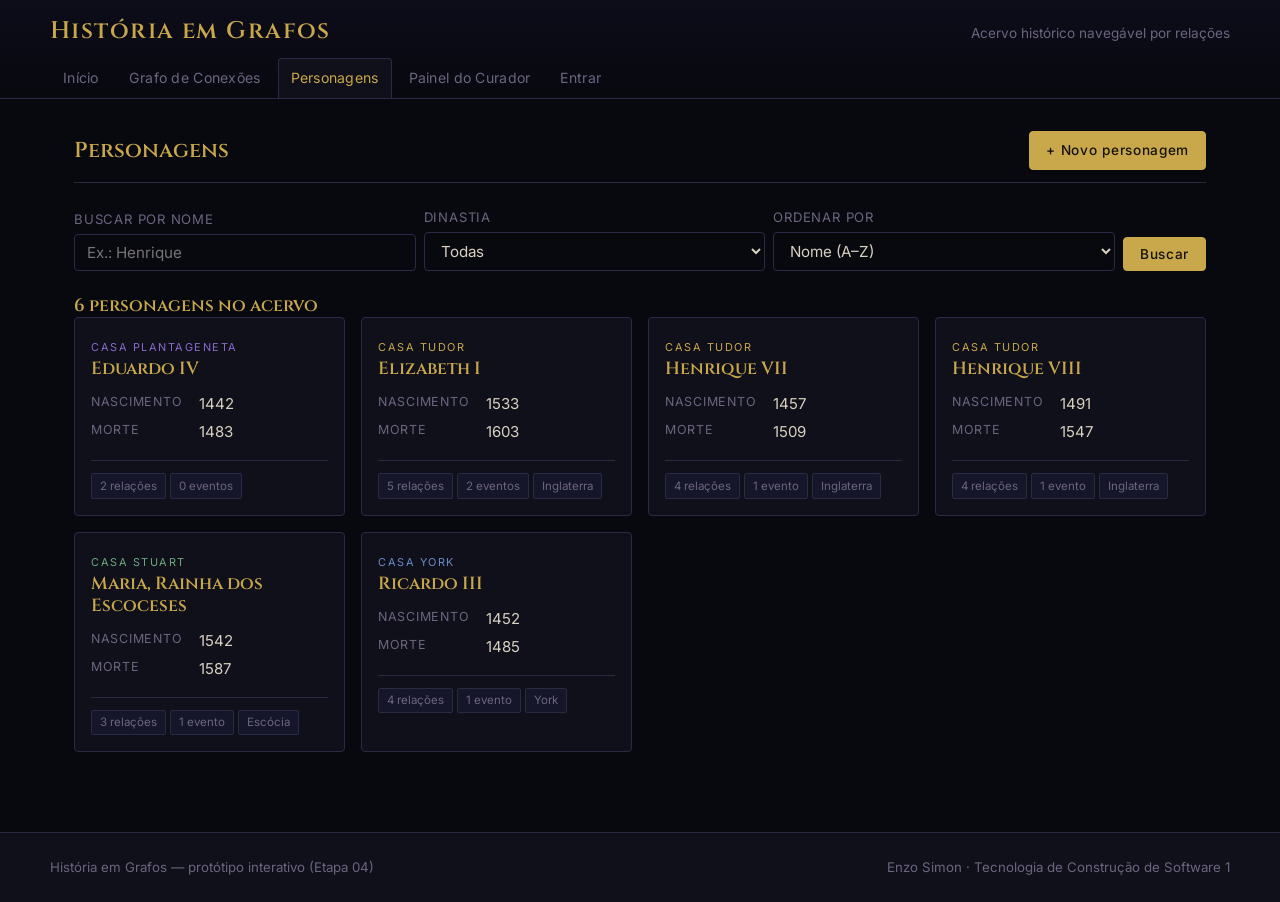
<file: web/personagens.html>
<!DOCTYPE html>
<html lang="pt-BR">
<head>
  <meta charset="UTF-8">
  <meta name="viewport" content="width=device-width, initial-scale=1.0">
  <title>História em Grafos — Personagens</title>
  <meta name="description" content="Listagem das pessoas históricas registradas no acervo, com busca por nome e filtro por dinastia.">
  <link href="https://fonts.googleapis.com/css2?family=Cinzel:wght@400;600;700&family=Inter:wght@300;400;500&display=swap" rel="stylesheet">
  <link rel="stylesheet" href="assets/css/estilo.css">
</head>
<body>

  <header>
    <div>
      <h1>História em Grafos</h1>
      <p>Acervo histórico navegável por relações</p>
    </div>
    <nav aria-label="Navegação principal">
      <ul>
        <li><a href="index.html">Início</a></li>
        <li><a href="grafo.html">Grafo de Conexões</a></li>
        <li><a href="personagens.html" aria-current="page">Personagens</a></li>
        <li><a href="painel.html">Painel do Curador</a></li>
        <li><a href="login.html">Entrar</a></li>
      </ul>
    </nav>
  </header>

  <main>

    <div class="barra">
      <h2>Personagens</h2>
      <a class="botao botao-principal" href="cadastro-personagem.html">+ Novo personagem</a>
    </div>

    <search>
      <form action="personagens.html" method="get" role="search" id="form-busca" novalidate>
        <div class="campo">
          <label for="busca-nome">Buscar por nome</label>
          <input type="search" id="busca-nome" name="q" placeholder="Ex.: Henrique"
                 maxlength="60" autocomplete="off">
        </div>

        <div class="campo">
          <label for="busca-dinastia">Dinastia</label>
          <select id="busca-dinastia" name="dinastia">
            <option value="">Todas</option>
            <option value="tudor">Casa Tudor</option>
            <option value="york">Casa York</option>
            <option value="plantageneta">Casa Plantageneta</option>
            <option value="stuart">Casa Stuart</option>
          </select>
        </div>

        <div class="campo">
          <label for="busca-ordem">Ordenar por</label>
          <select id="busca-ordem" name="ordem">
            <option value="nome">Nome (A–Z)</option>
            <option value="nascimento">Nascimento (mais antigo)</option>
            <option value="nascimento-desc">Nascimento (mais recente)</option>
            <option value="relacoes">Mais relações</option>
          </select>
        </div>

        <div class="acoes" style="margin-top:0">
          <button type="submit">Buscar</button>
          <button type="button" id="limpar-filtros" hidden>Limpar filtros</button>
        </div>
      </form>
    </search>

    <p class="status" id="status-busca" role="status" hidden></p>

    <section aria-labelledby="titulo-resultados">
      <h3 id="titulo-resultados" aria-live="polite">Personagens no acervo</h3>

      <ul class="grade" id="lista-personagens"></ul>

      <div class="vazio" id="lista-vazia" hidden>
        <p>Nenhum personagem corresponde à busca.</p>
        <button type="button" id="vazio-limpar">Mostrar todos</button>
      </div>

      <noscript>
        <p class="status status-aviso">
          A listagem é montada por JavaScript. Ative o JavaScript do navegador para ver
          os personagens do acervo.
        </p>
      </noscript>
    </section>

  </main>

  <footer>
    <div>
      <p>História em Grafos — protótipo interativo (Etapa 04)</p>
      <p>Enzo Simon · Tecnologia de Construção de Software 1</p>
    </div>
  </footer>

  <script src="assets/js/acervo.js"></script>
  <script src="assets/js/personagens.js"></script>

</body>
</html>
</file>
<file: web/assets/css/estilo.css>
/* ==========================================================================
   História em Grafos — folha de estilo única (Etapas 02, 03 e 04)
   --------------------------------------------------------------------------
   Organizada na mesma ordem em que os elementos aparecem no documento:
    1. Variáveis (tema + escala de espaçamento)   2. Reset
    3. Tipografia                                 4. Cabeçalho e navegação
    5. Layout principal (Grid)                    6. Artigos e listagens
    7. Tabelas                                    8. Formulários
    9. Botões                                    10. Figura, legenda e rodapé
   11. Responsividade (media queries)       12. Estados controlados por JavaScript

   Estratégia de responsividade (Etapa 03)
   ---------------------------------------
   A base é o layout de desktop; as media queries do item 11 vão reduzindo o
   número de colunas até chegar a uma coluna única no telefone. São três
   breakpoints, escolhidos para cair *entre* os viewports de referência da
   entrega — 1440 x 900, 768 x 1024 e 390 x 844 — e nunca em cima deles:

     largo     1024px  → notebook estreito e tablet em paisagem
     médio      820px  → tablet em retrato (o viewport de 768px cai aqui)
     estreito   560px  → smartphone (o viewport de 390px cai aqui)

   Nenhuma largura intermediária fica sem regra: o que não é tratado por
   media query é resolvido por Grid fluido (auto-fill / minmax), por Flexbox
   com flex-wrap e por tipografia com clamp().
   ========================================================================== */

/* ── 1. Variáveis ────────────────────────────────────────────────────────── */

:root {
  /* Cores */
  --bg:          #08080f;
  --surface:     #10101a;
  --surface-alt: #16162a;
  --border:      #2a2a45;
  --gold:        #c9a84c;
  --gold-dim:    #7a6228;
  --text:        #d8d0c0;
  --text-dim:    #6b6580;
  --danger:      #8b2020;
  --success:     #1a5c3a;

  --tudor:         #c9a84c;
  --york:          #6a8acc;
  --plantageneta:  #8a6acc;
  --stuart:        #6aaa80;

  /* Tipografia */
  --fonte-titulo: 'Cinzel', Georgia, 'Times New Roman', serif;
  --fonte-texto:  'Inter', -apple-system, 'Segoe UI', Roboto, sans-serif;

  /* Escala de espaçamento — todo espaço do layout sai daqui, para que
     paddings, margens e gaps sejam múltiplos do mesmo passo de 0.25rem.
     Um valor solto no meio do arquivo é sinal de que algo escapou da escala. */
  --e-1: 0.25rem;
  --e-2: 0.5rem;
  --e-3: 0.75rem;
  --e-4: 1rem;
  --e-5: 1.5rem;
  --e-6: 2rem;
  --e-7: 3rem;

  /* Margem lateral da página: encolhe sozinha entre 1rem e 1.5rem,
     acompanhando a largura da tela, sem precisar de media query. */
  --margem-lateral: clamp(1rem, 4vw, 1.5rem);

  /* Alvo mínimo de toque em tela sensível (recomendação de acessibilidade). */
  --alvo-toque: 44px;

  --raio: 4px;
  --largura-max: 1180px;
  --largura-lateral: 300px;
}

/* ── 2. Reset ────────────────────────────────────────────────────────────── */

*,
*::before,
*::after { box-sizing: border-box; margin: 0; padding: 0; }

/* Impede o aumento automático de fonte na rotação do aparelho. */
html { -webkit-text-size-adjust: 100%; }

body {
  background: var(--bg);
  color: var(--text);
  font-family: var(--fonte-texto);
  font-size: 15px;
  line-height: 1.6;
  min-height: 100vh;

  /* Flexbox vertical: o <main> cresce e empurra o rodapé para o fim da
     tela, mesmo nas páginas curtas como a de login. */
  display: flex;
  flex-direction: column;
}

img,
svg { max-width: 100%; }

/* ── 3. Tipografia ───────────────────────────────────────────────────────── */

h1, h2, h3, h4 {
  font-family: var(--fonte-titulo);
  font-weight: 600;
  color: var(--gold);
  line-height: 1.25;
}

/* clamp(mínimo, fluido, máximo): o título acompanha a largura da tela sem
   media query, e nunca sai do intervalo legível. */
h1 { font-size: clamp(1.25rem, 1rem + 1.1vw, 1.5rem); letter-spacing: 0.06em; }
h2 { font-size: clamp(1.15rem, 1rem + 0.7vw, 1.35rem); margin-bottom: var(--e-2); }
h3 { font-size: 1.1rem; }
h4 { font-size: 0.95rem; color: var(--text); }

p { margin-bottom: var(--e-3); }

a {
  color: var(--gold);
  text-decoration: none;
  border-bottom: 1px solid transparent;
}

a:hover,
a:focus-visible { border-bottom-color: var(--gold); }

:focus-visible {
  outline: 2px solid var(--gold);
  outline-offset: 2px;
}

small { color: var(--text-dim); font-size: 0.82rem; }

mark {
  background: transparent;
  color: var(--gold);
  font-weight: 500;
}

/* ── 4. Cabeçalho e navegação ─────────────────────────────────────────────

   Atenção ao alcance dos seletores: além do menu principal, há dois outros
   <nav> nas páginas internas — a trilha de navegação e a paginação dos
   resultados —, ambos com <ul class="legenda">. As regras que valem só para
   o menu principal são escritas como `body > header > nav`.
   ------------------------------------------------------------------------ */

body > header {
  border-bottom: 1px solid var(--border);
  background: linear-gradient(180deg, #0d0d1a 0%, var(--bg) 100%);
  padding: var(--e-4) var(--margem-lateral) 0;
}

/* Título à esquerda, subtítulo à direita; flex-wrap empilha os dois
   assim que deixam de caber lado a lado. */
body > header > div {
  max-width: var(--largura-max);
  margin: 0 auto;
  display: flex;
  align-items: baseline;
  justify-content: space-between;
  gap: var(--e-4);
  flex-wrap: wrap;
}

body > header p { color: var(--text-dim); font-size: 0.85rem; margin: 0; }

nav {
  max-width: var(--largura-max);
  margin: var(--e-3) auto 0;
}

nav ul {
  list-style: none;
  display: flex;
  gap: var(--e-1);
  flex-wrap: wrap;
}

nav a {
  display: block;
  padding: var(--e-2) var(--e-3);
  color: var(--text-dim);
  border: 1px solid transparent;
  border-bottom: none;
  border-radius: var(--raio) var(--raio) 0 0;
  font-size: 0.88rem;
  letter-spacing: 0.02em;
}

nav a:hover { color: var(--text); background: var(--surface); }

nav a[aria-current="page"] {
  color: var(--gold);
  background: var(--surface);
  border-color: var(--border);
}

/* ── 5. Layout principal ─────────────────────────────────────────────────── */

main {
  flex: 1;
  width: 100%;
  max-width: var(--largura-max);
  margin: 0 auto;
  padding: var(--e-6) var(--margem-lateral) var(--e-7);
}

main > section { margin-bottom: var(--e-6); }

/* Cabeçalho interno de seção: título à esquerda, ação à direita. */
.barra {
  display: flex;
  align-items: center;
  justify-content: space-between;
  gap: var(--e-4);
  flex-wrap: wrap;
  padding-bottom: var(--e-3);
  margin-bottom: var(--e-5);
  border-bottom: 1px solid var(--border);
}

.barra h2 { margin-bottom: 0; }

/* Faixa de apresentação da página inicial. */
.destaque {
  border: 1px solid var(--border);
  border-left: 3px solid var(--gold);
  background: var(--surface);
  border-radius: var(--raio);
  padding: var(--e-5);
}

.destaque p:last-child { margin-bottom: 0; }

/* Grade genérica de cartões. auto-fill + minmax decidem sozinhos quantas
   colunas cabem — 4 no desktop, 2 no tablet, 1 no telefone — de modo que a
   listagem já se adapta antes de qualquer media query entrar em ação. */
.grade {
  display: grid;
  grid-template-columns: repeat(auto-fill, minmax(255px, 1fr));
  gap: var(--e-4);
  list-style: none;
}

/* Cartões de contagem do painel. */
.indicadores {
  display: grid;
  grid-template-columns: repeat(auto-fit, minmax(150px, 1fr));
  gap: var(--e-4);
  list-style: none;
}

.indicadores article {
  background: var(--surface);
  border: 1px solid var(--border);
  border-radius: var(--raio);
  padding: var(--e-4);
}

.indicadores h3 {
  font-family: var(--fonte-texto);
  font-size: 0.72rem;
  font-weight: 500;
  letter-spacing: 0.14em;
  text-transform: uppercase;
  color: var(--text-dim);
  margin-bottom: var(--e-1);
}

.indicadores p {
  font-family: var(--fonte-titulo);
  font-size: 2rem;
  color: var(--gold);
  margin: 0;
  line-height: 1;
}

/* Duas colunas: conteúdo + apoio lateral. Vira uma coluna em 820px. */
.com-lateral {
  display: grid;
  grid-template-columns: 1fr var(--largura-lateral);
  gap: var(--e-5);
  align-items: start;
}

/* ── 6. Artigos e listagens ──────────────────────────────────────────────── */

.grade > li > article,
article.ficha {
  height: 100%;
  background: var(--surface);
  border: 1px solid var(--border);
  border-radius: var(--raio);
  padding: var(--e-4);
  transition: border-color 0.15s;
}

.grade > li > article:hover { border-color: var(--gold-dim); }

article header { margin-bottom: var(--e-3); }

article h3 { margin-bottom: 0.15rem; }

/* Etiqueta de dinastia / tipo, acima do nome. */
.etiqueta {
  display: inline-block;
  font-size: 0.68rem;
  letter-spacing: 0.14em;
  text-transform: uppercase;
  color: var(--text-dim);
}

.etiqueta[data-dinastia="Casa Tudor"]        { color: var(--tudor); }
.etiqueta[data-dinastia="Casa York"]         { color: var(--york); }
.etiqueta[data-dinastia="Casa Plantageneta"] { color: var(--plantageneta); }
.etiqueta[data-dinastia="Casa Stuart"]       { color: var(--stuart); }

/* Lista de atributos nome/valor, em duas colunas de Grid. */
dl.atributos {
  display: grid;
  grid-template-columns: max-content 1fr;
  gap: var(--e-1) var(--e-4);
  margin-bottom: var(--e-4);
}

dl.atributos dt {
  font-size: 0.78rem;
  letter-spacing: 0.06em;
  text-transform: uppercase;
  color: var(--text-dim);
}

dl.atributos dd { color: var(--text); }

/* Selos no rodapé dos cartões. */
article footer {
  display: flex;
  flex-wrap: wrap;
  gap: var(--e-1);
  margin-top: var(--e-3);
  padding-top: var(--e-3);
  border-top: 1px solid var(--border);
}

.selo {
  font-size: 0.72rem;
  padding: 0.16rem var(--e-2);
  border: 1px solid var(--border);
  border-radius: 2px;
  color: var(--text-dim);
  background: var(--surface-alt);
}

/* Lista de conexões da tela de detalhe. */
.conexoes { list-style: none; }

.conexoes > li {
  border-bottom: 1px solid var(--border);
  padding: var(--e-3) 0;
  display: flex;
  align-items: baseline;
  gap: var(--e-3);
  flex-wrap: wrap;
}

.conexoes > li:last-child { border-bottom: none; }

.tipo-relacao {
  font-family: ui-monospace, 'Cascadia Mono', Consolas, monospace;
  font-size: 0.74rem;
  letter-spacing: 0.04em;
  color: var(--gold-dim);
  border: 1px solid var(--gold-dim);
  border-radius: 2px;
  padding: 0.1rem var(--e-2);
  white-space: nowrap;
}

/* ── 7. Tabelas ──────────────────────────────────────────────────────────── */

/* A tabela do painel continua sendo uma tabela em qualquer largura: ela é
   uma matriz de linhas e colunas, e transformá-la em cartões empilhados com
   display:block destruiria a associação célula/cabeçalho na leitura em voz
   alta. Em vez disso, ela rola horizontalmente dentro da própria moldura —
   assim o resto da página nunca precisa rolar de lado. */
.rolagem {
  overflow-x: auto;
  -webkit-overflow-scrolling: touch;
  border: 1px solid var(--border);
  border-radius: var(--raio);
}

table {
  width: 100%;
  border-collapse: collapse;
  font-size: 0.9rem;
}

caption {
  text-align: left;
  color: var(--text-dim);
  font-size: 0.82rem;
  padding: var(--e-2) var(--e-3);
}

th, td {
  text-align: left;
  padding: var(--e-2) var(--e-3);
  border-bottom: 1px solid var(--border);
  white-space: nowrap;
}

tbody tr:last-child th,
tbody tr:last-child td { border-bottom: none; }

thead th {
  font-family: var(--fonte-texto);
  font-size: 0.72rem;
  letter-spacing: 0.12em;
  text-transform: uppercase;
  color: var(--text-dim);
  font-weight: 500;
  background: var(--surface);
}

tbody tr:hover { background: var(--surface); }

/* Botões dentro de célula: folga entre eles sem quebrar a linha. */
td .botao,
td button { margin-right: var(--e-1); }

/* ── 8. Formulários ──────────────────────────────────────────────────────── */

/* Limite de largura para a linha de texto do formulário não ficar longa
   demais no desktop; nas telas estreitas o valor simplesmente não se aplica. */
form { max-width: 620px; }

fieldset {
  border: 1px solid var(--border);
  border-radius: var(--raio);
  padding: var(--e-5);
  margin-bottom: var(--e-5);
  background: var(--surface);
}

legend {
  font-family: var(--fonte-titulo);
  font-size: 0.95rem;
  color: var(--gold);
  padding: 0 var(--e-2);
  letter-spacing: 0.04em;
}

.campo { margin-bottom: var(--e-4); }

.campo:last-child { margin-bottom: 0; }

label {
  display: block;
  margin-bottom: var(--e-1);
  font-size: 0.82rem;
  letter-spacing: 0.06em;
  text-transform: uppercase;
  color: var(--text-dim);
}

input,
select,
textarea {
  width: 100%;
  background: var(--bg);
  border: 1px solid var(--border);
  border-radius: var(--raio);
  color: var(--text);
  font-family: inherit;
  font-size: 0.95rem;
  padding: var(--e-2) var(--e-3);
}

textarea { resize: vertical; min-height: 90px; }

input:focus,
select:focus,
textarea:focus {
  border-color: var(--gold);
  outline: none;
}

input:invalid:not(:placeholder-shown) { border-color: var(--danger); }

/* Texto de apoio ligado ao campo por aria-describedby. */
.ajuda {
  display: block;
  margin-top: var(--e-1);
  color: var(--text-dim);
  font-size: 0.78rem;
  text-transform: none;
  letter-spacing: 0;
}

/* Marca de campo obrigatório, ao lado do rótulo. */
label .obrigatorio { color: var(--gold); }

/* Par de campos lado a lado (ano de nascimento / ano de morte).
   Vira uma coluna em 820px. */
.dupla {
  display: grid;
  grid-template-columns: 1fr 1fr;
  gap: var(--e-4);
}

/* Linha de busca: campo elástico + filtro, alinhados pela base. O
   flex-basis de 200px faz o campo quebrar para a linha de baixo antes de
   ficar estreito demais para ser usado. */
search form {
  display: flex;
  gap: var(--e-2);
  align-items: flex-end;
  flex-wrap: wrap;
  max-width: 100%;
  margin-bottom: var(--e-5);
}

search .campo { flex: 1 1 200px; margin-bottom: 0; }

/* ── 9. Botões ───────────────────────────────────────────────────────────── */

.acoes {
  display: flex;
  gap: var(--e-3);
  flex-wrap: wrap;
  margin-top: var(--e-5);
}

button,
.botao {
  font-family: var(--fonte-texto);
  font-size: 0.85rem;
  letter-spacing: 0.05em;
  padding: var(--e-2) var(--e-4);
  border: 1px solid var(--border);
  border-radius: var(--raio);
  background: var(--surface-alt);
  color: var(--text);
  cursor: pointer;
  display: inline-block;
}

button:hover,
.botao:hover { border-color: var(--gold-dim); color: var(--gold); }

button[type="submit"],
.botao-principal {
  background: var(--gold);
  border-color: var(--gold);
  color: #14120a;
  font-weight: 500;
}

button[type="submit"]:hover,
.botao-principal:hover {
  background: var(--gold-dim);
  border-color: var(--gold-dim);
  color: var(--text);
}

.botao-perigo { border-color: var(--danger); color: #c88; }

.botao-perigo:hover { background: var(--danger); color: var(--text); border-color: var(--danger); }

/* ── 10. Figura do grafo, legenda e rodapé ───────────────────────────────── */

figure {
  border: 1px solid var(--border);
  border-radius: var(--raio);
  background: var(--surface);
  padding: var(--e-4);
}

/* O SVG do grafo declara apenas viewBox: ocupa a largura disponível e
   calcula a altura pela proporção, sem distorcer o desenho. */
figure svg {
  display: block;
  width: 100%;
  height: auto;
}

/* Moldura de rolagem só do desenho. A legenda e a <figcaption> ficam fora
   dela, de modo que continuam visíveis enquanto o grafo é arrastado. */
.rolagem-figura {
  overflow-x: auto;
  -webkit-overflow-scrolling: touch;
}

figcaption {
  color: var(--text-dim);
  font-size: 0.82rem;
  margin-top: var(--e-3);
  padding-top: var(--e-3);
  border-top: 1px solid var(--border);
}

.legenda {
  list-style: none;
  display: flex;
  flex-wrap: wrap;
  gap: var(--e-1) var(--e-5);
  margin-top: var(--e-4);
  font-size: 0.82rem;
}

.legenda li { display: flex; align-items: center; gap: var(--e-1); }

.amostra {
  width: 12px;
  height: 12px;
  border-radius: 50%;
  display: inline-block;
  flex-shrink: 0;
}

aside {
  border: 1px solid var(--border);
  border-left: 3px solid var(--gold-dim);
  border-radius: var(--raio);
  background: var(--surface);
  padding: var(--e-4);
  font-size: 0.88rem;
}

aside h3 { margin-bottom: var(--e-2); }

aside p:last-child { margin-bottom: 0; }

body > footer {
  border-top: 1px solid var(--border);
  background: var(--surface);
  padding: var(--e-5) var(--margem-lateral);
  color: var(--text-dim);
  font-size: 0.83rem;
}

body > footer > div {
  max-width: var(--largura-max);
  margin: 0 auto;
  display: flex;
  justify-content: space-between;
  gap: var(--e-4);
  flex-wrap: wrap;
}

body > footer p { margin: 0; }

/* ==========================================================================
   11. RESPONSIVIDADE
   --------------------------------------------------------------------------
   Três breakpoints, do mais largo para o mais estreito. Cada bloco redefine
   apenas o que muda; o que não aparece aqui é herdado do layout base.
   ========================================================================== */

/* ── 11.1 Até 1024px — notebook estreito e tablet em paisagem ────────────── */

@media (max-width: 1024px) {

  /* A coluna de apoio estreita antes de ser abandonada, para que a área
     principal (o grafo, o formulário) não fique espremida. Como é uma
     variável, basta trocá-la aqui: a regra de .com-lateral não muda. */
  :root { --largura-lateral: 240px; }

  /* Cartões um pouco menores: preserva 3 colunas onde já só caberiam 2. */
  .grade { grid-template-columns: repeat(auto-fill, minmax(215px, 1fr)); }
}

/* ── 11.2 Até 820px — tablet em retrato (viewport de 768 x 1024) ─────────── */

@media (max-width: 820px) {

  /* Fim das duas colunas: o apoio lateral passa a vir depois do conteúdo,
     na mesma ordem em que já estava no HTML. */
  .com-lateral { grid-template-columns: 1fr; }

  /* Formulário: o par de anos deixa de dividir a linha. */
  .dupla { grid-template-columns: 1fr; }

  /* Busca: campo e filtro empilhados, cada um em largura total. */
  search form { flex-direction: column; align-items: stretch; }
  search .campo { flex: none; }

  /* O grafo tem 900px de desenho. Em vez de encolhê-lo até os rótulos das
     arestas ficarem ilegíveis, o desenho passa a rolar lateralmente dentro
     da sua moldura e mantém uma largura mínima em que ainda se lê o que
     está escrito. A legenda e a legenda-texto continuam fixas embaixo. */
  .rolagem-figura svg { min-width: 660px; }

  /* Rodapé em duas linhas, alinhado à esquerda. */
  body > footer > div { flex-direction: column; gap: var(--e-1); }
}

/* ── 11.3 Até 560px — smartphone (viewport de 390 x 844) ─────────────────── */

@media (max-width: 560px) {

  /* Menu: as abas horizontais viram uma grade de dois botões por linha, com
     o último ocupando a linha inteira. Todos os cinco destinos continuam
     visíveis — sem rolagem lateral e sem esconder nada atrás de um ícone,
     o que exigiria JavaScript, fora do escopo destas etapas. */
  body > header { padding-bottom: var(--e-4); }

  body > header > nav ul {
    display: grid;
    grid-template-columns: repeat(2, 1fr);
    gap: var(--e-1);
  }

  body > header > nav li:last-child { grid-column: 1 / -1; }

  body > header > nav a {
    display: flex;
    align-items: center;
    justify-content: center;
    min-height: var(--alvo-toque);
    text-align: center;
    background: var(--surface);
    border-color: var(--border);
    border-bottom: 1px solid var(--border);
    border-radius: var(--raio);
  }

  /* Uma coluna em todas as grades de cartões. */
  .grade,
  .indicadores { grid-template-columns: 1fr; }

  /* Barra de seção: título em cima, ação embaixo e em largura total. */
  .barra { flex-direction: column; align-items: stretch; gap: var(--e-3); }

  /* Botões ocupam a linha inteira e respeitam o alvo mínimo de toque —
     é o que torna a interface utilizável com o polegar. */
  .barra .botao,
  .acoes > button,
  .acoes > .botao {
    width: 100%;
    text-align: center;
  }

  .acoes { flex-direction: column; gap: var(--e-2); }

  button,
  .botao { min-height: var(--alvo-toque); padding: var(--e-3) var(--e-4); }

  /* Campos com 16px evitam que o iOS aplique zoom automático ao receber
     o foco — abaixo disso o navegador amplia a página inteira. */
  input,
  select,
  textarea { font-size: 16px; min-height: var(--alvo-toque); }

  /* Molduras mais justas: sobra pouca largura para gastar com padding. */
  .destaque,
  fieldset,
  figure { padding: var(--e-4); }

  main { padding-top: var(--e-5); }

  /* Atributos nome/valor empilhados: em duas colunas, o valor ficaria
     numa faixa estreita demais e quebraria em várias linhas. */
  dl.atributos { grid-template-columns: 1fr; row-gap: 0; }
  dl.atributos dt { margin-top: var(--e-2); }

  /* Legenda do grafo em coluna: lado a lado, os nomes das dinastias
     quebrariam no meio. */
  .legenda { flex-direction: column; gap: var(--e-1); }

  /* A trilha de navegação e a paginação reaproveitam .legenda, mas são
     poucos itens curtos e continuam em linha. */
  nav .legenda { flex-direction: row; gap: var(--e-1) var(--e-3); }

  table { font-size: 0.82rem; }
}

/* ── 11.4 Preferência declarada pelo usuário ─────────────────────────────── */

@media (prefers-reduced-motion: reduce) {
  * { transition: none !important; }
}

/* ==========================================================================
   12. ESTADOS CONTROLADOS POR JAVASCRIPT (Etapa 04)
   --------------------------------------------------------------------------
   Classes e atributos que os scripts de assets/js/ ligam e desligam:
   mensagens de status, erros de campo, estado vazio, destaque do cartão
   recém-cadastrado e o modal de remoção. Nenhuma media query aqui — as
   regras responsivas continuam todas na seção 11.
   ========================================================================== */

/* O atributo hidden precisa vencer regras de display como a de button
   (inline-block) e .acoes (flex); sem isto, esconder pelo script falha. */
[hidden] { display: none !important; }

/* Mensagem de status (role="status" ou role="alert"). */
.status {
  border: 1px solid var(--border);
  border-left: 3px solid var(--text-dim);
  border-radius: var(--raio);
  background: var(--surface);
  padding: var(--e-3) var(--e-4);
  margin-bottom: var(--e-5);
}

.status:focus { outline: 2px solid var(--gold-dim); outline-offset: 2px; }

.status-sucesso { border-left-color: var(--success); background: #0f1f18; }
.status-aviso   { border-left-color: var(--gold);    background: #1a1608; }
.status-erro    { border-left-color: var(--danger);  background: #1f0e0e; }

.status ul { margin: var(--e-2) 0 0 var(--e-5); }
.status li { margin-bottom: var(--e-1); }

/* Erro de um campo, logo abaixo dele. */
.erro {
  display: block;
  margin-top: var(--e-1);
  color: #e08a8a;
  font-size: 0.8rem;
}

.erro::before { content: '⚠ '; }

input[aria-invalid="true"],
select[aria-invalid="true"],
textarea[aria-invalid="true"] { border-color: var(--danger); }

input[type="checkbox"][aria-invalid="true"] { outline: 2px solid var(--danger); }

/* Contador de caracteres, à direita do texto de ajuda. */
.contador { float: right; font-variant-numeric: tabular-nums; }
.contador-alerta { color: var(--gold); }

/* Listagem sem resultado. */
.vazio {
  text-align: center;
  border: 1px dashed var(--border);
  border-radius: var(--raio);
  padding: var(--e-6) var(--e-4);
  color: var(--text-dim);
}

/* Cartão recém-cadastrado, vindo do formulário. */
.grade > li > article.novo {
  border-color: var(--gold);
  box-shadow: 0 0 0 1px var(--gold-dim);
}

/* Filtro de tipo no cabeçalho da tabela do painel. */
.barra .filtro-tipo { margin-bottom: 0; min-width: 180px; }

/* Botão de envio destrutivo: sem esta regra, button[type="submit"] (mais
   específica que .botao-perigo) o pintava de dourado, como ação principal. */
button[type="submit"].botao-perigo {
  background: var(--danger);
  border-color: var(--danger);
  color: var(--text);
}

button[type="submit"].botao-perigo:hover { background: #a82a2a; border-color: #a82a2a; }

/* Botões lado a lado dentro da célula de ações. */
td .botao-perigo { margin-left: var(--e-1); }

/* Modal de confirmação de remoção. */
dialog {
  width: min(520px, calc(100% - 2 * var(--margem-lateral)));
  margin: auto;
  background: var(--surface);
  color: var(--text);
  border: 1px solid var(--danger);
  border-radius: var(--raio);
  padding: var(--e-5);
}

dialog::backdrop { background: rgba(4, 4, 10, 0.75); }

dialog form { max-width: none; }

dialog .conexoes {
  max-height: 40vh;
  overflow-y: auto;
  margin-bottom: var(--e-4);
  font-size: 0.88rem;
}


/* Grafo desenhado por grafo.js com a biblioteca Cytoscape.js (posterior à
   Etapa 04). Fica no fim do arquivo para não deslocar as linhas citadas em
   docs/etapa-03.md e docs/etapa-04.md. As cores de nós e arestas são lidas
   destas variáveis pelo próprio grafo.js. */
:root {
  --evento: #cc7a33;
  --local:  #4a8a5c;
}

/* A biblioteca precisa de uma área com altura definida para desenhar. */
.grafo {
  height: 560px;
  background: var(--bg);
  border-radius: var(--raio);
}

.grafo-aviso {
  padding: var(--e-6) var(--e-4);
  color: var(--text-dim);
  text-align: center;
}

.grafo-texto { margin-top: var(--e-4); font-size: 0.88rem; }
.grafo-texto summary { cursor: pointer; color: var(--gold); }
.grafo-texto .conexoes { margin-top: var(--e-2); }

/* Legenda: as mesmas variáveis dos nós, no lugar de cores escritas no HTML. */
.amostra                                    { background: var(--text-dim); }
.amostra[data-dinastia="Casa Tudor"]        { background: var(--tudor); }
.amostra[data-dinastia="Casa York"]         { background: var(--york); }
.amostra[data-dinastia="Casa Plantageneta"] { background: var(--plantageneta); }
.amostra[data-dinastia="Casa Stuart"]       { background: var(--stuart); }
.amostra-evento                             { background: var(--evento); }
.amostra-local                              { background: var(--local); }

@media (max-width: 560px) {
  .grafo { height: 440px; }
}
</file>
